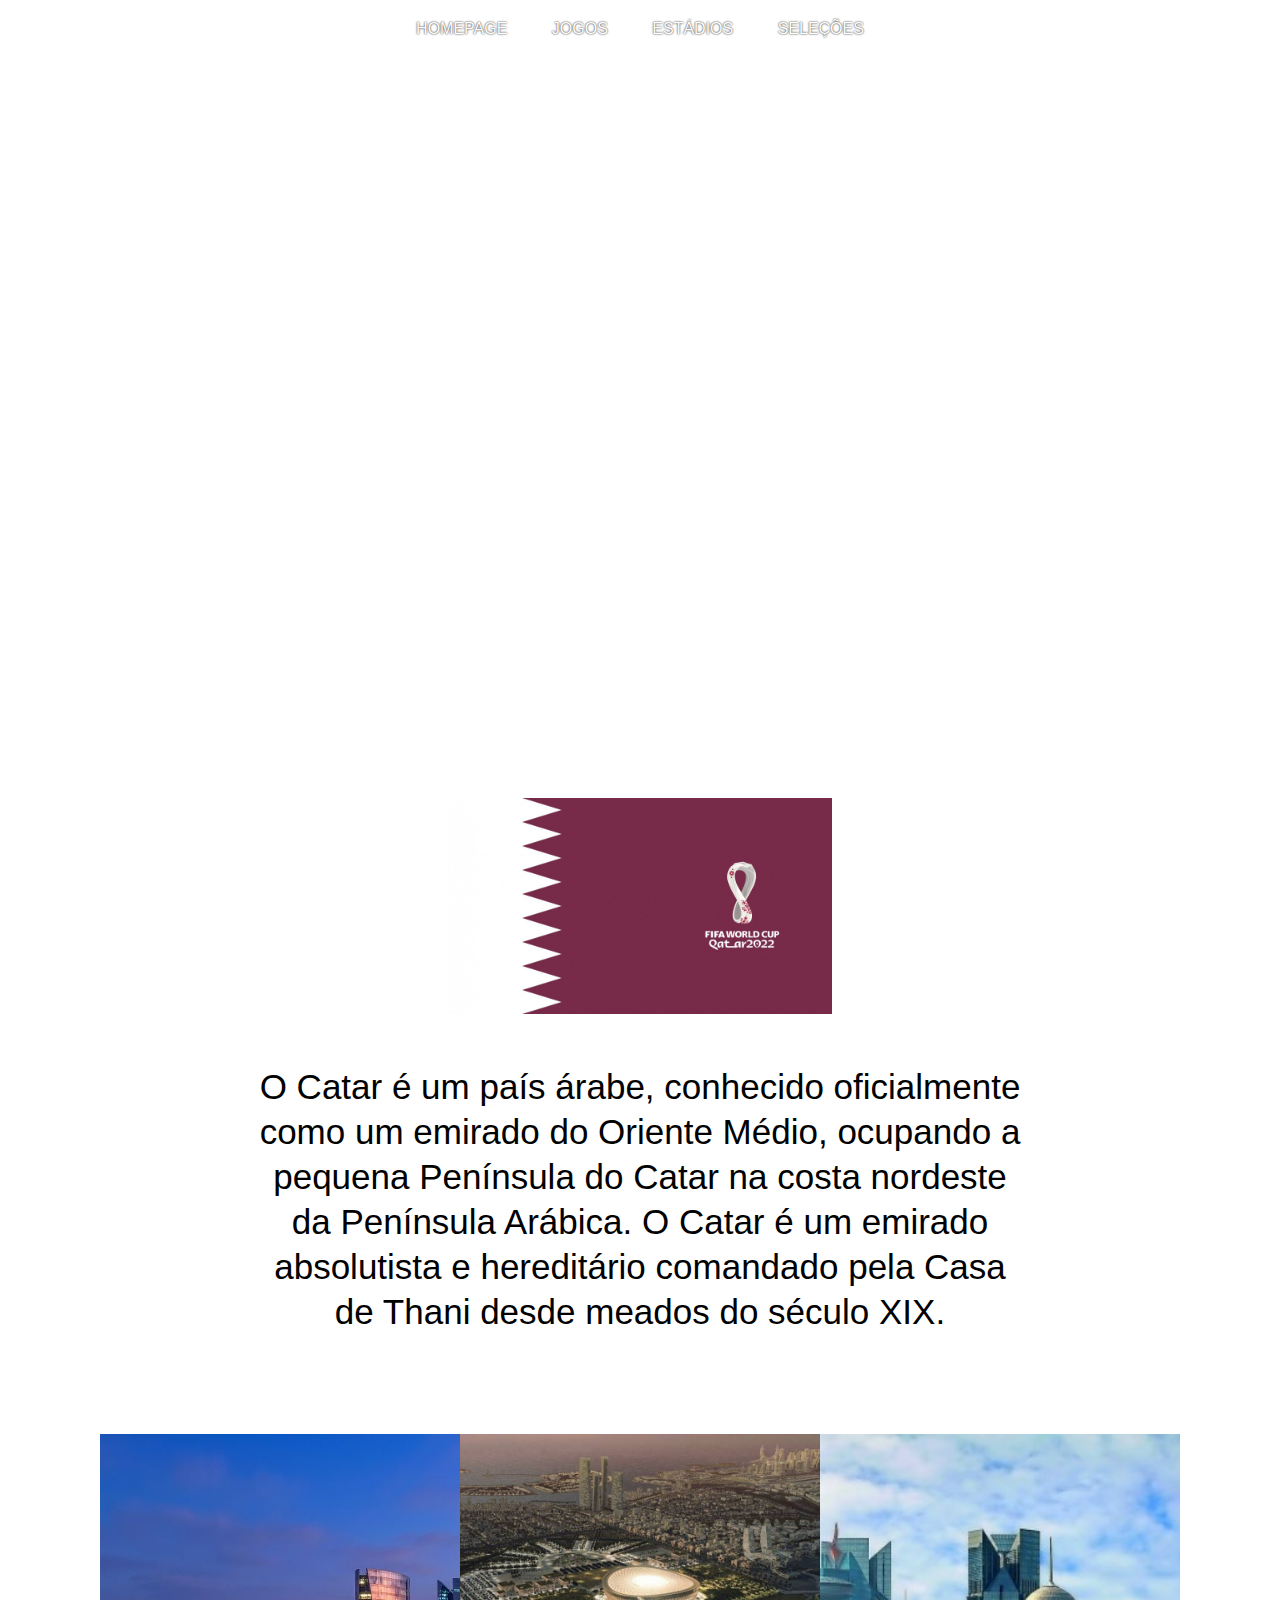
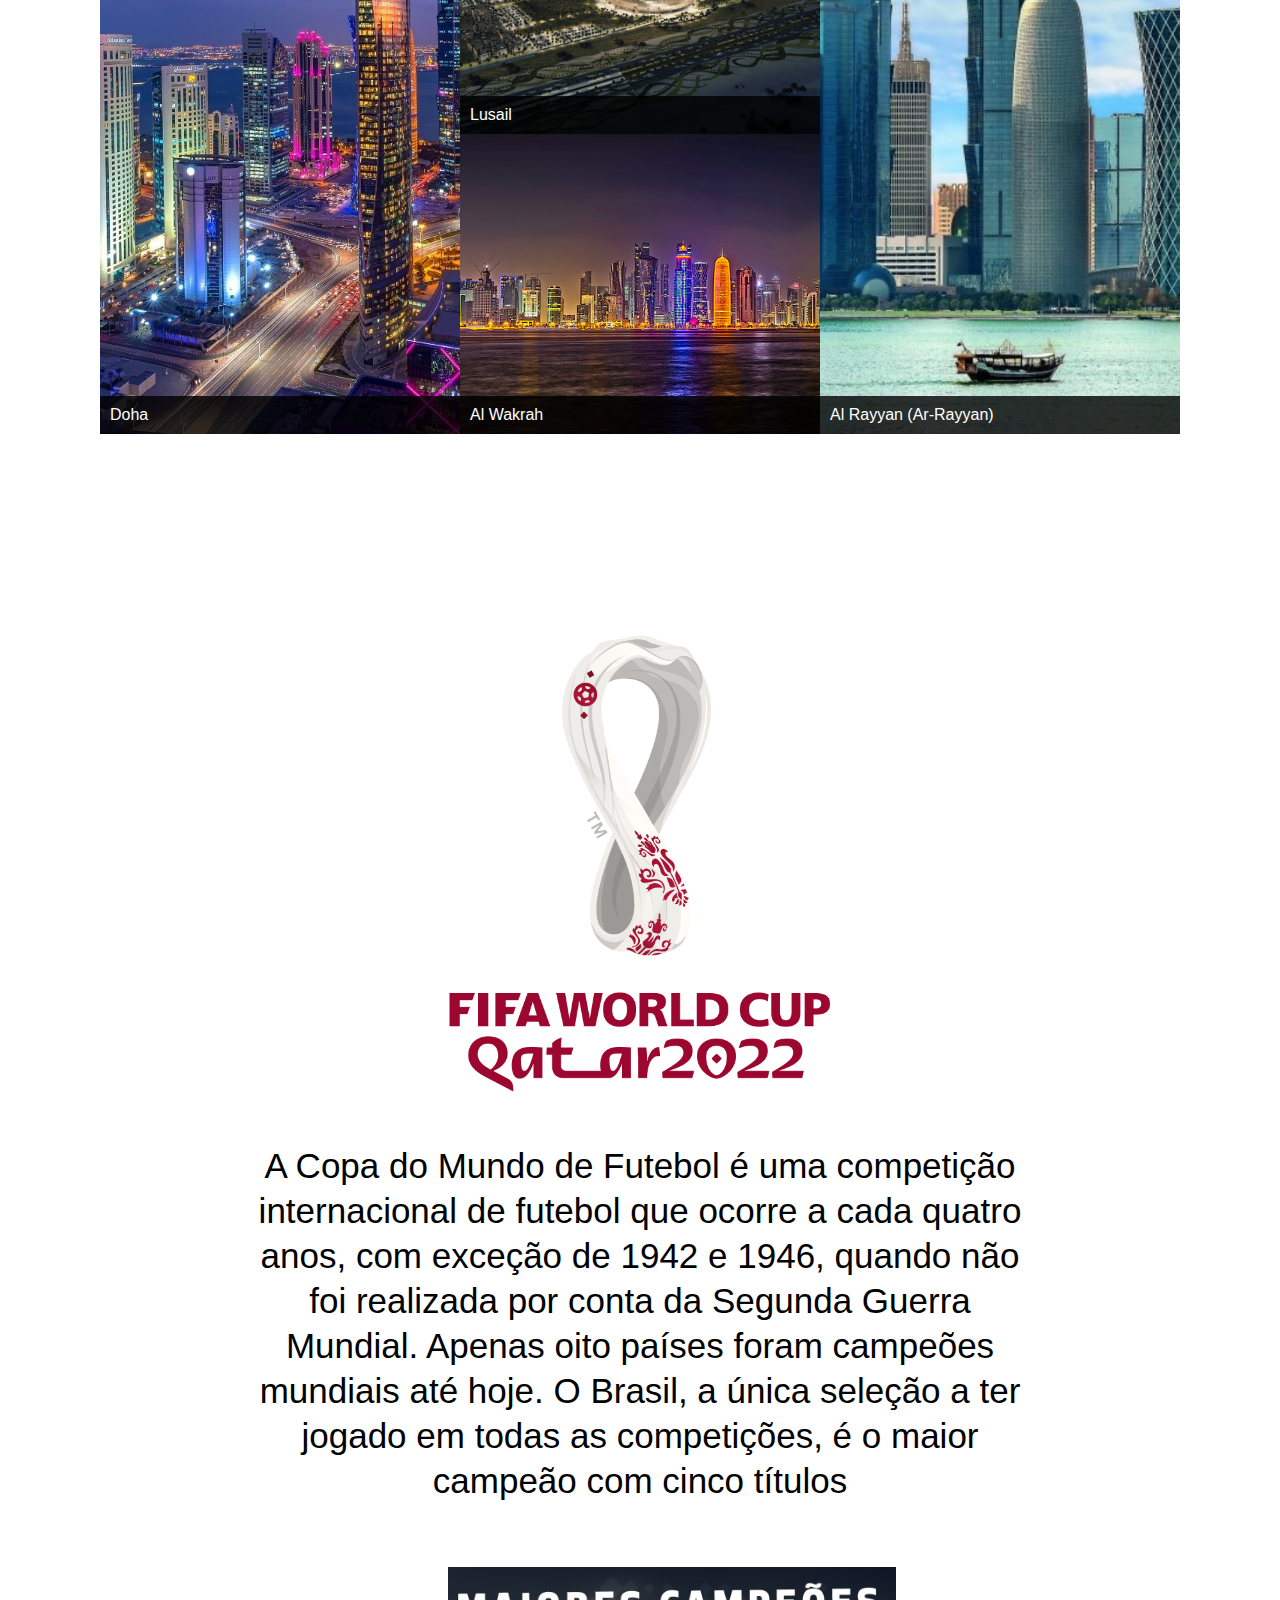
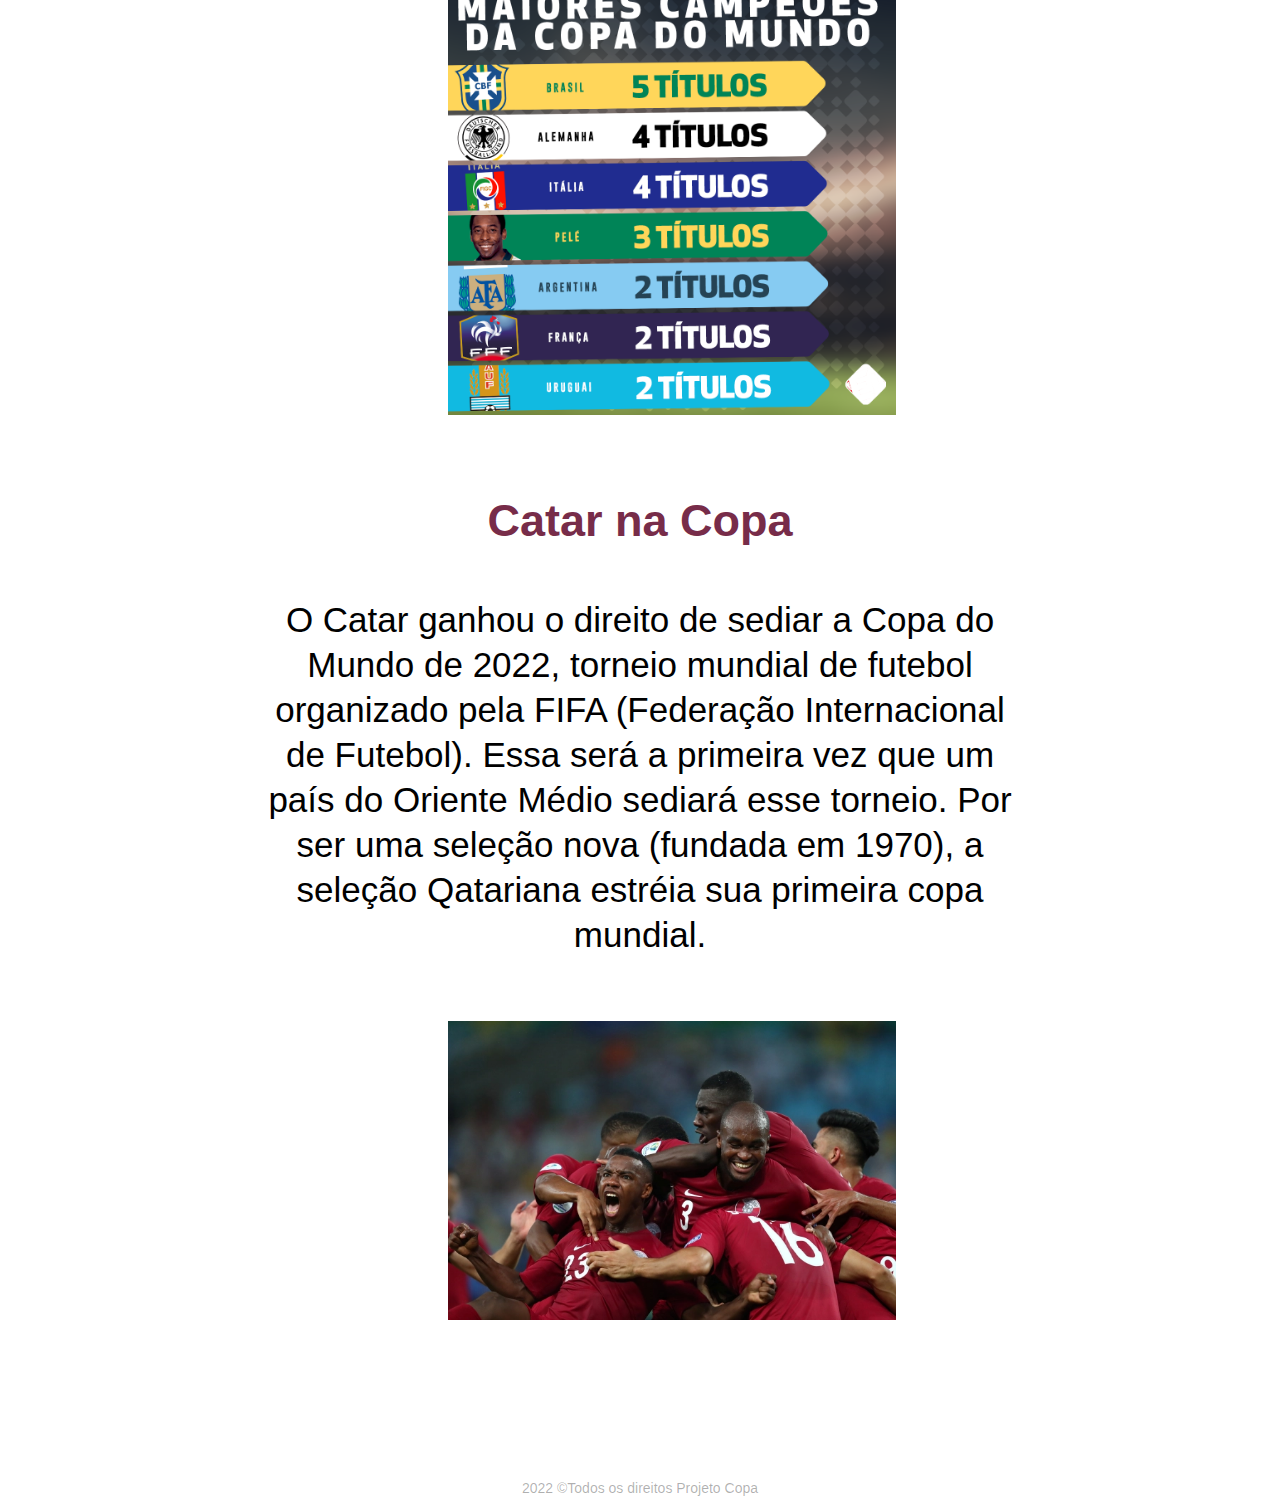
<file: index.html>
<!DOCTYPE html>
<html lang="en">

<head>
    <meta charset="UTF-8">
    <meta http-equiv="X-UA-Compatible" content="IE=edge">
    <meta name="viewport" content="width=device-width, initial-scale=1.0">
    <link rel="stylesheet" href="css/style.css">
    <title>Projeto Copa</title>
</head>

<body>
    <!-- HEADER-->
    <header>
        <nav class="menu" id="menu_horizontal">
            <ul>
                <li>
                    <a href="index.html">HOMEPAGE</a>
                </li>
                <li>
                    <a href="partidas.html">JOGOS</a>
                </li>
                <li>
                    <a href="estadios.html">ESTÁDIOS</a>
                </li>
                <li>
                    <a href="#">SELEÇÕES</a>
                    <ul class="sub-menu-grupos">
                        <a href="selecoes/brasil.html"> BRASIL</a>
                        <a href="selecoes/camaroes.html"> CAMARÕES</a>
                        <a href="selecoes/coreia.html"> CORÉIA DO SUL</a>
                        <a href="selecoes/gana.html"> GANA</a>
                        <a href="selecoes/holanda.html"> HOLANDA</a>
                        <a href="selecoes/japao.html"> JAPÃO</a>
                        <a href="selecoes/marrocos.html"> MARROCOS</a>
                        <a href="selecoes/senegal.html"> SENEGAL</a>
                    </ul>
                </li>
            </ul>
        </nav>
        <video class="video_intro" autoplay="" muted="" loop="" playsinline="" preload="none">
            <source type="video/mp4"
                src="https://www.qatar2022.qa/sites/default/files/2022-09/Lusail-super-cup-local-19x6.mp4">
        </video>
    </header>
    <section class="content">
        <div class="qatar-flag">
            <img src="assets/qatar-flag.jpeg" alt="Bandeira do Catar">
        </div>
        <p class="texto-qatar">
            O Catar é um país árabe, conhecido oficialmente como um emirado do Oriente Médio, ocupando a pequena Península do Catar na costa nordeste da Península Arábica.

            O Catar é um emirado absolutista e hereditário comandado pela Casa de Thani desde meados do século XIX. 
        </p>
        <div class="mosaico">
            <div class="item-mosaico w-2 h-2">
                <img src="assets/Qatar.jpeg" alt="" class="img-mosaico">
                <span class="title-mosaico">
                    Doha
                    <p>Doha, capital do Catar, um país peninsular do Golfo Pérsico, é uma cidade moderna na Baía de Doha.<br>
                    Área: 132 km²<br>
                    População: 2,382 milhões (2018)</p>
                </span>
            </div>
            <div class="item-mosaico w-2 h-1">
                <img src="assets/lusail.jpeg" alt="" class="img-mosaico">
                <span class="title-mosaico">
                    Lusail
                    <p>Lusail é cidade no município de Al Daayen no Catar, e está situada na costa norte, a 24 km do centro da capital Doha.<br>
                    Área: 38 km²<br>
                    Esperado que seja capaz de acomodar até 250 mil habitantes</p>
                </span>
            </div>
            <div class="item-mosaico w-2 h-2">
                <img src="assets/alrayyan.jpeg" alt="" class="img-mosaico">
                <span class="title-mosaico">
                    Al Rayyan (Ar-Rayyan)
                    <p>Al-Rayyan é uma cidade do município de seu homônimo, Al Rayyan, no Catar. A cidade e seus subúrbios constituem o maior centro populacional do Catar fora de Doha. <br>
                    Área: 11,9 km².<br>
                    Pupulação: cerca de 500 mil habitantes.</p>
                </span>
            </div>
            <div class="item-mosaico w-2 h-1">
                <img src="assets/AlWakrah.jpeg" alt="" class="img-mosaico">
                <span class="title-mosaico">
                    Al Wakrah
                    <p>ADistante 17 km de Doha, Al Wakrah foi fundada em 1828 e era um dos pólos de extração de pérolas do Qatar até os anos 40, antes da descoberta do petróleo.<br>
                    Área: 75,8 km²<br>
                    População: 87.970 (2015)</p></p>
                </span>
            </div>
        </div>
        <div class="img-qatar">
            <img src="assets/qatar-logo.png" alt="Bandeira da Copa do Mundo 2022">
        </div>
        <p class="texto-qatar">
            A Copa do Mundo de Futebol é uma competição internacional de futebol que ocorre a cada quatro anos, com exceção de 1942 e 1946, quando não foi realizada por conta da Segunda Guerra Mundial.
            Apenas oito países foram campeões mundiais até hoje. O Brasil, a única seleção a ter jogado em todas as competições, é o maior campeão com cinco títulos
        </p>
        <div class="curiosidade">
            <img src="assets/curiosidade.png" alt="Curiosidade Copa do Mundo">
        </div>
        <div class="catar-na-copa">
            <h1>Catar na Copa</h1>
            <p class="texto-qatar">
                O Catar ganhou o direito de sediar a Copa do Mundo de 2022, torneio mundial de futebol organizado pela FIFA (Federação Internacional de Futebol). Essa será a primeira vez que um país do Oriente Médio sediará esse torneio.
                Por ser uma seleção nova (fundada em 1970), a seleção Qatariana estréia sua primeira copa mundial.
            </p>
            <div class="curiosidade">
                <img src="assets/qatariana.webp" alt="Seleção Qatariana">
            </div>
        </div>

    </section>
    <p class="fim">2022 &copy;Todos os direitos Projeto Copa</p>
</body>

</html>
</file>
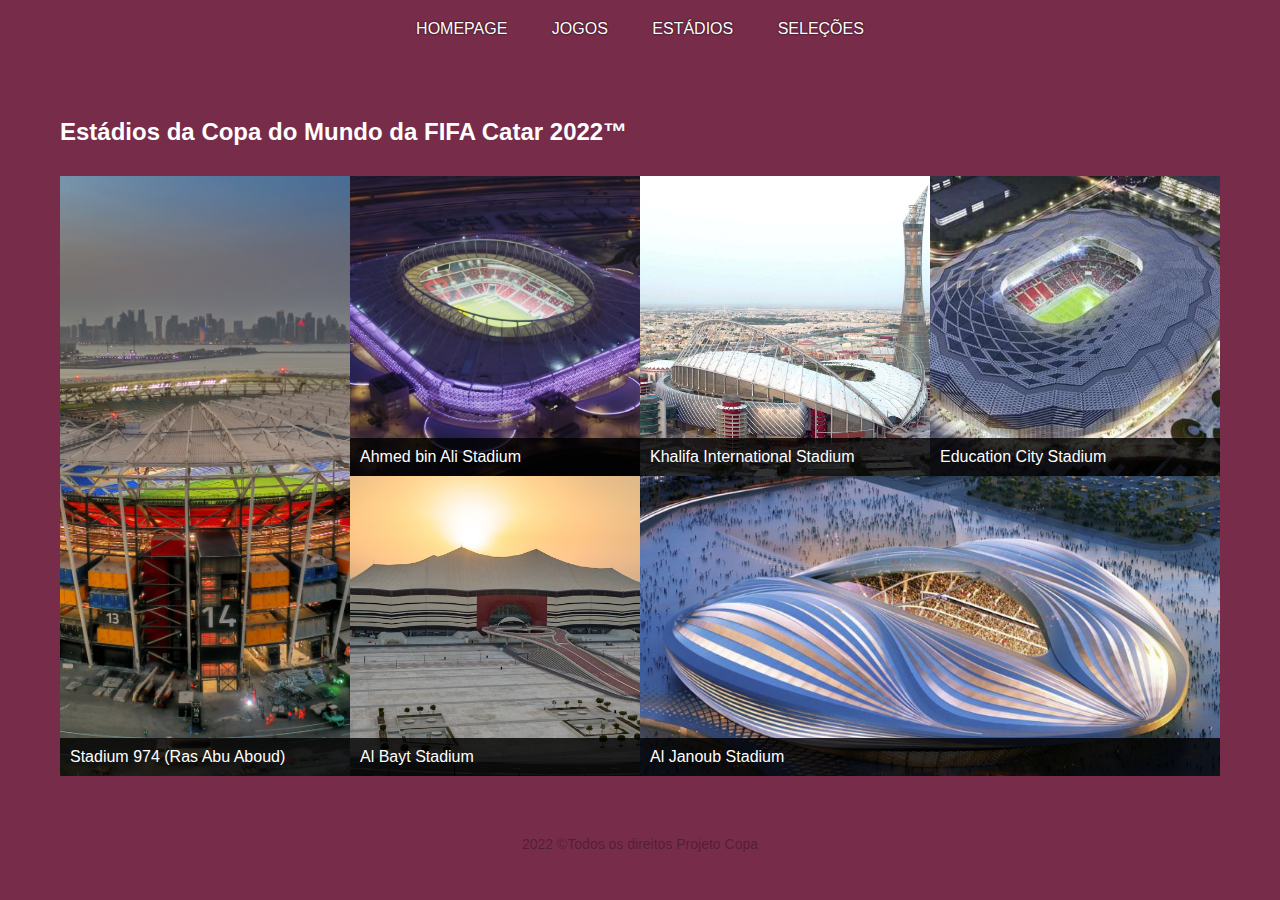
<file: estadios.html>
<!DOCTYPE html>
<html lang="pt-BR">
<head>
    <meta charset="UTF-8">
    <meta http-equiv="X-UA-Compatible" content="IE=edge">
    <meta name="viewport" content="width=device-width, initial-scale=1.0">
    <link rel="stylesheet" href="css/style.css">
    <title>Estádios</title>
</head>
<style>
    body {
        background-color: #772c49;
    }
</style>
<body>
    <!-- HEADER-->
        <nav class="menu" id="menu_horizontal">
            <ul>
                <li>
                    <a href="index.html">HOMEPAGE</a>
                </li>
                <li>
                    <a href="partidas.html">JOGOS</a>
                </li>
                <li>
                    <a href="estadios.html">ESTÁDIOS</a>
                </li>
                <li>
                    <a href="#">SELEÇÕES</a>
                    <ul class="sub-menu-grupos">
                        <a href="selecoes/brasil.html"> BRASIL</a>
                        <a href="selecoes/camaroes.html"> CAMARÕES</a>
                        <a href="selecoes/coreia.html"> CORÉIA DO SUL</a>
                        <a href="selecoes/gana.html"> GANA</a>
                        <a href="selecoes/holanda.html"> HOLANDA</a>
                        <a href="selecoes/japao.html"> JAPÃO</a>
                        <a href="selecoes/marrocos.html"> MARROCOS</a>
                        <a href="selecoes/senegal.html"> SENEGAL</a>
                    </ul>
                </li>
            </ul>
        </nav>
    <section class="box-estadios">
        <h2>Estádios da Copa do Mundo da FIFA Catar 2022™</h2>
        <div class="mosaico">
            <div class="item-mosaico w-2 h-2">
                <img src="assets/estadios/974.jpeg" alt="" class="img-mosaico">
                <span class="title-mosaico">
                    Stadium 974 (Ras Abu Aboud)
                    <p>Mais uma inovação. A arena é feita com contêineres divididos em módulos.<br>
                    Tem capacidade de 40.000 espectadores. Serão realizados 7 jogos pela copa.</p>
                </span>
            </div>
            <div class="item-mosaico w-2 h-1">
                <img src="assets/estadios/Ahmad_bin.jpeg" alt="" class="img-mosaico">
                <span class="title-mosaico">
                    Ahmed bin Ali Stadium
                    <p>Pronta desde o fim de 2020, a fachada do estádio incorpora diversos elementos da cultura árabe.<br>
                    Capacidade de 44.740 espectadores. Serão realizados 7 jogos pela copa.</p>
                </span>
            </div>
            <div class="item-mosaico w-2 h-1"">
                <img src="assets/estadios/Khalifa.jpeg" alt="" class="img-mosaico">
                <span class="title-mosaico">
                    Khalifa International Stadium
                    <p>Inaugurado em 1976 é um estádio multi-uso localizado em Doha. <br>
                    Tem capacidade de 45.416. Serão realizados 8 jogos pela copa.</p>
                </span>
            </div>
            <div class="item-mosaico w-2 h-1">
                <img src="assets/estadios/Education-City.jpeg" alt="" class="img-mosaico">
                <span class="title-mosaico">
                    Education City Stadium
                    <p>Ao redor da área estão localizadas as principais universidades do país. A região é vista como catalisadora do desenvolvimento social e humano <br>
                    Com capacidade de 40.000, serão realizados 8 jogos.</p>
                </span>
            </div>
            <div class="item-mosaico w-2 h-1">
                <img src="assets/estadios/Al-Bayt.jpeg" alt="" class="img-mosaico">
                <span class="title-mosaico">
                    Al Bayt Stadium
                    <p>Com capacidade de 60.000 espectadores, o estádio foi corretamente escolhido para abertura da Copa do Mundo de 2022.<br>
                    Serão realizados 9 jogos no Al Bayt.</p>
                </span>
            </div>
            <div class="item-mosaico w-4 h-1">
                <img src="assets/estadios/al-janoub.jpeg" alt="" class="img-mosaico">
                <span class="title-mosaico">
                    Al Janoub Stadium
                    <p>Inaugurado em 2019, o Al Janoub fica em uma das áreas habitadas há mais tempo no país. Seu formato tem inspiração dhow, tipo de barco de pesca muito comum na região. <br>
                    Capacidade para 40.000 espectadores. Serão 7 jogos realizados na copa.</p>
                </span>
            </div>
            <!--
            <div class="item-mosaico w-1 h-1">
                <img src="assets/estadios/Khalifa.jpeg" alt="" class="img-mosaico">
                <span class="title-mosaico">
                    Imagem 8
                </span>
            </div> -->
        </div>
    </section>
    <p class="fim">2022 &copy;Todos os direitos Projeto Copa</p>
</body>
</html>
</file>
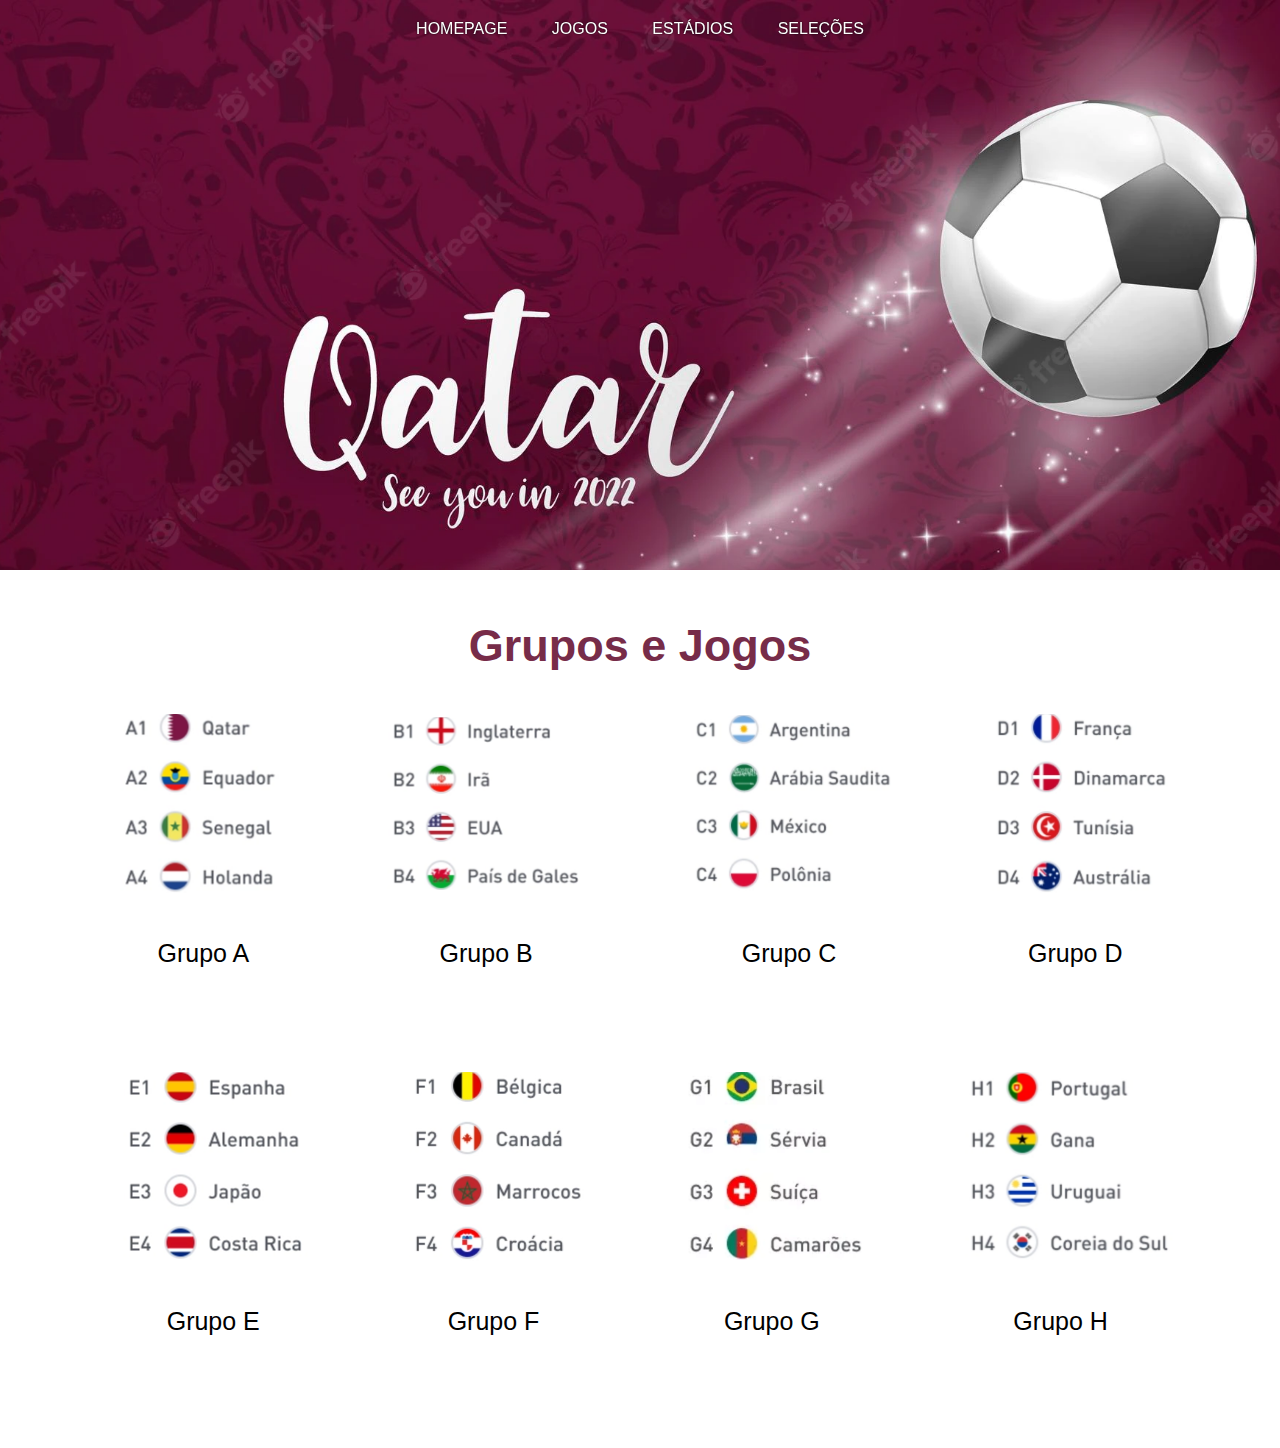
<file: partidas.html>
<!DOCTYPE html>
<html lang="en">

<head>
    <meta charset="UTF-8">
    <meta http-equiv="X-UA-Compatible" content="IE=edge">
    <meta name="viewport" content="width=device-width, initial-scale=1.0">
    <link rel="stylesheet" href="css/style.css">
    <title>Partidas</title>
</head>
<style>
    header {
        background: url(assets/fundo-partidas.webp) no-repeat;
    }

    #menu_horizontal li a:hover {
        background-color: rgba(221, 39, 151, 0.772);
    }
</style>

<body>
    <!-- HEADER-->
    <header class="header-partidas">
        <nav class="menu" id="menu_horizontal">
            <ul>
                <li>
                    <a href="index.html">HOMEPAGE</a>
                </li>
                <li>
                    <a href="partidas.html">JOGOS</a>
                </li>
                <li>
                    <a href="estadios.html">ESTÁDIOS</a>
                </li>
                <li>
                    <a href="#">SELEÇÕES</a>
                    <ul class="sub-menu-grupos">
                        <a href="selecoes/brasil.html"> BRASIL</a>
                        <a href="selecoes/camaroes.html"> CAMARÕES</a>
                        <a href="selecoes/coreia.html"> CORÉIA DO SUL</a>
                        <a href="selecoes/gana.html"> GANA</a>
                        <a href="selecoes/holanda.html"> HOLANDA</a>
                        <a href="selecoes/japao.html"> JAPÃO</a>
                        <a href="selecoes/marrocos.html"> MARROCOS</a>
                        <a href="selecoes/senegal.html"> SENEGAL</a>
                    </ul>
                </li>
            </ul>
        </nav>
    </header>
    <section class="jogos-2022">
        <div class="firts-table">
            <h1 class="h1-jogos">Grupos e Jogos</h1>
            <table>
                <tr>
                    <td><img class="tabela" src="grupoA/participantesA.png" alt="Grupo A"></td>
                    <td><img class="tabela" src="grupoB/participantesB.png" alt="Grupo B"></td>
                    <td><img class="tabela" src="grupoC/participantesC.png" alt="Grupo C"></td>
                    <td><img class="tabela" src="grupoD/participantesD.png" alt="Grupo D"></td>
                </tr>
                <tr>
                    <td><a href="#abrirModal">Grupo A</a></td>
                    <td><a href="#abrirModal-b">Grupo B</a></td>
                    <td><a href="#abrirModal-c">Grupo C</a></td>
                    <td><a href="#abrirModal-d">Grupo D</a></td>
                </tr>
            </table>
            <table>
                <tr>
                    <td><img class="tabela" src="grupoE/participantesE.png" alt="Grupo E"></td>
                    <td><img class="tabela" src="grupoF/participantesF.png" alt="Grupo F"></td>
                    <td><img class="tabela" src="grupoG/participantesG.png" alt="Grupo G"></td>
                    <td><img class="tabela" src="grupoH/participantesH.png" alt="Grupo H"></td>
                </tr>
                <tr>
                    <td><a href="#abrirModal-e">Grupo E</a></td>
                    <td><a href="#abrirModal-f">Grupo F</a></td>
                    <td><a href="#abrirModal-g">Grupo G</a></td>
                    <td><a href="#abrirModal-h">Grupo H</a></td>
                </tr>
            </table>
        </div>
        <div id="abrirModal" class="modal">
            <div>
            <a href="#fechar" title="Fechar" class="fechar">x</a>
            <h2> Grupo A</h2>
            <h3>1ª rodada | Domingo (20/11)</h3>
            <table>
                <tr>
                    <td>Senegal</td>
                    <td><img class="logo-paises" src="grupoA/senegal.png" alt="Logo Senegal"></td>
                    <td>x</td>
                    <td><img class="logo-paises" src="grupoA/holanda.png" alt="Logo Holanda"></td>
                    <td>Holanda</td>
                    <td>13h, Al Thumama</td>
                </tr>
                <tr>
                    <td>Catar</td>
                    <td><img class="logo-paises" src="grupoA/catar.png" alt="Logo Catar"></td>
                    <td>x</td>
                    <td><img class="logo-paises" src="grupoA/equador.png" alt="Logo Equador"></td>
                    <td>Equador</td>
                    <td>13h, Al Bayt</td>
                </tr>
            </table>

            <h3>2ª rodada | Sexta-feira (25/11)</h3>
            <table>
                <tr>
                    <td>Senegal</td>
                    <td><img class="logo-paises" src="grupoA/senegal.png" alt="Logo Senegal"></td>
                    <td>x</td>
                    <td><img class="logo-paises" src="grupoA/catar.png" alt="Logo Catar"></td>
                    <td>Catar</td>
                    <td>10h, Al Thumama</td>
                </tr>
                <tr>
                    <td>Holanda</td>
                    <td><img class="logo-paises" src="grupoA/holanda.png" alt="Logo Holanda"></td>
                    <td>x</td>
                    <td><img class="logo-paises" src="grupoA/equador.png" alt="Logo Equador"></td>
                    <td>Equador</td>
                    <td>13h, Al Khalifa</td>
                </tr>
            </table>

            <h3>3ª rodada | Terça-feira (29/11)</h3>
            <table>
                <td>Catar</td>
                <td><img class="logo-paises" src="grupoA/catar.png" alt="Logo Catar"></td>
                <td>x</td>
                <td><img class="logo-paises" src="grupoA/holanda.png" alt="Logo Holanda"></td>
                <td>Holanda</td>
                <td>10h, Al Thumama</td>
                </tr>
                <tr>
                    <td>Senegal</td>
                    <td><img class="logo-paises" src="grupoA/senegal.png" alt="Logo Senegal"></td>
                    <td>x</td>
                    <td><img class="logo-paises" src="grupoA/equador.png" alt="Logo Equador"></td>
                    <td>Equador</td>
                    <td>13h, Al Khalifa</td>
                </tr>
            </table>
        </div>
        </div>
        <div id="abrirModal-b" class="modal">
            <div>
            <a href="#fechar" title="Fechar" class="fechar">x</a>
            <h2>Grupo B</h2>
            <h3>1ª rodada | Segunda-feira (21/11)</h3>
            <table>
                <tr>
                    <td>Inglaterra</td>
                    <td><img class="logo-paises" src="grupoB/inglaterra.png" alt="Logo Inglaterra"></td>
                    <td>x</td>
                    <td><img class="logo-paises" src="grupoB/ira.png" alt="Logo Irã"></td>
                    <td>Irã</td>
                    <td>10h, Al Khalifa</td>
                </tr>
                <tr>
                    <td>Estados Unidos</td>
                    <td><img class="logo-paises" src="grupoB/eua.png" alt="Logo Estados Unidos"></td>
                    <td>x</td>
                    <td><img class="logo-paises" src="grupoB/gales.png" alt="Logo Irã"></td>
                    <td>País de Gales</td>
                    <td>16h, Al Rayyan</td>
                </tr>
            </table>

            <h3>2ª rodada | Sexta-feira (25/11)</h3>
            <table>
                <tr>
                    <td>País de Gales</td>
                    <td><img class="logo-paises" src="grupoB/gales.png" alt="Logo País de Gales"></td>
                    <td>x</td>
                    <td><img class="logo-paises" src="grupoB/ira.png" alt="Logo Irã"></td>
                    <td>Irã</td>
                    <td>07h, Al Rayyan</td>
                </tr>
                <tr>
                    <td>Inglaterra</td>
                    <td><img class="logo-paises" src="grupoB/inglaterra.png" alt="Logo Inglaterra"></td>
                    <td>x</td>
                    <td><img class="logo-paises" src="grupoB/eua.png" alt="Logo Irã"></td>
                    <td>Estados Unidos</td>
                    <td>16h, Al Bayt</td>
                </tr>
            </table>

            <h3>3ª rodada | Terça-feira (29/11)</h3>
            <table>
                <tr>
                    <td>Irã</td>
                    <td><img class="logo-paises" src="grupoB/ira.png" alt="Logo Irã"></td>
                    <td>x</td>
                    <td><img class="logo-paises" src="grupoB/eua.png" alt="Logo Estados Unidos"></td>
                    <td>Estados Unidos</td>
                    <td>16h, Al Thumama</td>
                </tr>
                <tr>
                    <td>País de Gales</td>
                    <td><img class="logo-paises" src="grupoB/gales.png" alt="Logo País de Gales"></td>
                    <td>x</td>
                    <td><img class="logo-paises" src="grupoB/inglaterra.png" alt="Logo Inglaterra"></td>
                    <td>Inglaterra</td>
                    <td>16h, Al Rayyan</td>
                </tr>
            </table>
            </div>
        </div>
        <div id="abrirModal-c" class="modal">
            <div>
            <a href="#fechar" title="Fechar" class="fechar">x</a>
            <h2>Grupo C</h2>
            <h3>1ª rodada | Terça-feira (22/11)</h3>
            <table>
                <tr>
                    <td>Argentina</td>
                    <td><img class="logo-paises" src="grupoC/argentina.png" alt="Logo Argentina"></td>
                    <td>x</td>
                    <td><img class="logo-paises" src="grupoC/arabia.png" alt="Logo Arábia Saudita"></td>
                    <td>Arábia Saudita</td>
                    <td>07h, Nacional de Lusail</td>
                </tr>
                <tr>
                    <td>México</td>
                    <td><img class="logo-paises" src="grupoC/mexico.png" alt="Logo México"></td>
                    <td>x</td>
                    <td><img class="logo-paises" src="grupoC/polonia.png" alt="Logo Polônia"></td>
                    <td>Polônia</td>
                    <td>13h, Porto de Doha</td>
                </tr>
            </table>

            <h3>2ª rodada | Sábado (26/11)</h3>
            <table>
                <tr>
                    <td>Polônia</td>
                    <td><img class="logo-paises" src="grupoC/polonia.png" alt="Logo Polônia"></td>
                    <td>x</td>
                    <td><img class="logo-paises" src="grupoC/arabia.png" alt="Logo Arábia Saudita"></td>
                    <td>Arábia Saudita</td>
                    <td>10h, Cidade da Educação</td>
                </tr>
                <tr>
                    <td>Argentina</td>
                    <td><img class="logo-paises" src="grupoC/argentina.png" alt="Logo Argentina"></td>
                    <td>x</td>
                    <td><img class="logo-paises" src="grupoC/mexico.png" alt="Logo México"></td>
                    <td>México</td>
                    <td>16h, Nacional de Lusail</td>
                </tr>
            </table>

            <h3>3ª rodada | Quarta-feira (30/11)</h3>
            <table>
                <tr>
                    <td>Polônia</td>
                    <td><img class="logo-paises" src="grupoC/polonia.png" alt="Logo Polônia"></td>
                    <td>x</td>
                    <td><img class="logo-paises" src="grupoC/argentina.png" alt="Logo Argentina"></td>
                    <td>Argentina</td>
                    <td>16h, Porto de Doha</td>
                </tr>
                <tr>
                    <td>Arábia Saudita</td>
                    <td><img class="logo-paises" src="grupoC/arabia.png" alt="Logo Arábia Saudita"></td>
                    <td>x</td>
                    <td><img class="logo-paises" src="grupoC/mexico.png" alt="Logo México"></td>
                    <td>México</td>
                    <td>16h, Nacional de Lusail</td>
                </tr>
            </table>
            </div>
        </div>
        <div id="abrirModal-d" class="modal">
            <div>
            <a href="#fechar" title="Fechar" class="fechar">x</a>
            <h2>Grupo D</h2>
            <h3>1ª rodada | Terça-feira (22/11)</h3>
            <table>
                <tr>
                    <td>Dinamarca</td>
                    <td><img class="logo-paises" src="grupoD/dinamarca.png" alt="Logo Dinamarca"></td>
                    <td>x</td>
                    <td><img class="logo-paises" src="grupoD/tunisia.png" alt="Logo Tunísia"></td>
                    <td>Tunísia</td>
                    <td>10h, Cidade da Educação</td>
                </tr>
                <tr>
                    <td>França</td>
                    <td><img class="logo-paises" src="grupoD/franca.png" alt="Logo França"></td>
                    <td>x</td>
                    <td><img class="logo-paises" src="grupoD/australia.png" alt="Logo Austrália"></td>
                    <td>Austrália</td>
                    <td>16h, Al Janoub</td>
                </tr>
            </table>

            <h3>2ª rodada | Sábado (26/11)</h3>
            <table>
                <tr>
                    <td>Tunísia</td>
                    <td><img class="logo-paises" src="grupoD/tunisia.png" alt="Logo Tunísia"></td>
                    <td>x</td>
                    <td><img class="logo-paises" src="grupoD/australia.png" alt="Logo Austrália"></td>
                    <td>Austrália</td>
                    <td>07h, Al Janoub</td>
                </tr>
                <tr>
                    <td>França</td>
                    <td><img class="logo-paises" src="grupoD/franca.png" alt="Logo França"></td>
                    <td>x</td>
                    <td><img class="logo-paises" src="grupoD/dinamarca.png" alt="Logo Dinamarca"></td>
                    <td>Dinamarca</td>
                    <td>13h, Porto de Doha</td>
                </tr>
            </table>

            <h3>3ª rodada | Quarta-feira (30/11)</h3>
            <table>
                <tr>
                    <td>Tunísia</td>
                    <td><img class="logo-paises" src="grupoD/tunisia.png" alt="Logo Tunísia"></td>
                    <td>x</td>
                    <td><img class="logo-paises" src="grupoD/franca.png" alt="Logo França"></td>
                    <td>França</td>
                    <td>12h, Cidade da Educação</td>
                </tr>
                <tr>
                    <td>Austrália</td>
                    <td><img class="logo-paises" src="grupoD/australia.png" alt="Logo Austrália"></td>
                    <td>x</td>
                    <td><img class="logo-paises" src="grupoD/dinamarca.png" alt="Logo Dinamarca"></td>
                    <td>Dinamarca</td>
                    <td>12h, Al Janoub</td>
                </tr>
            </table>
            </div>
        </div>

        <div id="abrirModal-e" class="modal">
            <div>
            <a href="#fechar" title="Fechar" class="fechar">x</a>
            <h2>Grupo E</h2>
            <h3>1ª rodada | Quarta-feira (23/11)</h3>
            <table>
                <tr>
                    <td>Alemanha</td>
                    <td><img class="logo-paises" src="grupoE/alemanha.png" alt="Logo Alemanha"></td>
                    <td>x</td>
                    <td><img class="logo-paises" src="grupoE/japao.png" alt="Logo Japão"></td>
                    <td>Japão</td>
                    <td>10h, Al Khalifa</td>
                </tr>
                <tr>
                    <td>Espanha</td>
                    <td><img class="logo-paises" src="grupoE/espanha.png" alt="Logo Espanha"></td>
                    <td>x</td>
                    <td><img class="logo-paises" src="grupoE/costarica.png" alt="Logo Costa Rica"></td>
                    <td>Costa Rica</td>
                    <td>13h, Al Thumama</td>
                </tr>
            </table>

            <h3>2ª rodada | Domingo (27/11)</h3>
            <table>
                <tr>
                    <td>Japão</td>
                    <td><img class="logo-paises" src="grupoE/japao.png" alt="Logo Japão"></td>
                    <td>x</td>
                    <td><img class="logo-paises" src="grupoE/costarica.png" alt="Logo Costa Rica"></td>
                    <td>Costa Rica</td>
                    <td>07h, Al Rayyan</td>
                </tr>
                <tr>
                    <td>Espanha</td>
                    <td><img class="logo-paises" src="grupoE/espanha.png" alt="Logo Espanha"></td>
                    <td>x</td>
                    <td><img class="logo-paises" src="grupoE/alemanha.png" alt="Logo Alemanha"></td>
                    <td>Alemanha</td>
                    <td>16h, Al Bayt</td>
                </tr>
            </table>

            <h3>3ª rodada | Quinta-feira (01/12)</h3>
            <table>
                <tr>
                    <td>Japão</td>
                    <td><img class="logo-paises" src="grupoE/japao.png" alt="Logo Japão"></td>
                    <td>x</td>
                    <td><img class="logo-paises" src="grupoE/espanha.png" alt="Logo Espanha"></td>
                    <td>Espanha</td>
                    <td>16h, Al Khalifa</td>
                </tr>
                <tr>
                    <td>Costa Rica</td>
                    <td><img class="logo-paises" src="grupoE/costarica.png" alt="Logo Costa Rica"></td>
                    <td>x</td>
                    <td><img class="logo-paises" src="grupoE/alemanha.png" alt="Logo Alemanha"></td>
                    <td>Alemanha</td>
                    <td>16h, Al Bayt</td>
                </tr>
            </table>
            </div>
        </div>

        <div id="abrirModal-f" class="modal">
            <div>
            <a href="#fechar" title="Fechar" class="fechar">x</a>
            <h2>Grupo F</h2>
            <h3>1ª rodada | Quarta-feira (23/11)</h3>
            <table>
                <tr>
                    <td>Marrocos</td>
                    <td><img class="logo-paises" src="grupoF/marrocos.png" alt="Logo Marrocos"></td>
                    <td>x</td>
                    <td><img class="logo-paises" src="grupoF/croacia.png" alt="Logo Croácia"></td>
                    <td>Croácia</td>
                    <td>07h, Al Bayt</td>
                </tr>
                <tr>
                    <td>Bélgica</td>
                    <td><img class="logo-paises" src="grupoF/belgica.png" alt="Logo Bélgica"></td>
                    <td>x</td>
                    <td><img class="logo-paises" src="grupoF/canada.png" alt="Logo Canadá"></td>
                    <td>Canadá</td>
                    <td>16h, Al Rayyan</td>
                </tr>
            </table>

            <h3>2ª rodada | Domingo (27/11)</h3>
            <table>
                <tr>
                    <td>Bélgica</td>
                    <td><img class="logo-paises" src="grupoF/belgica.png" alt="Logo Bélgica"></td>
                    <td>x</td>
                    <td><img class="logo-paises" src="grupoF/marrocos.png" alt="Logo Marrocos"></td>
                    <td>Marrocos</td>
                    <td>10h, Al Thumama</td>
                </tr>
                <tr>
                    <td>Croácia</td>
                    <td><img class="logo-paises" src="grupoF/croacia.png" alt="Logo Croácia"></td>
                    <td>x</td>
                    <td><img class="logo-paises" src="grupoF/canada.png" alt="Logo Canadá"></td>
                    <td>Canadá</td>
                    <td>13h, Al Khalifa</td>
                </tr>
            </table>

            <h3>3ª rodada | Quinta-feira (01/12)</h3>
            <table>
                <tr>
                    <td>Croácia</td>
                    <td><img class="logo-paises" src="grupoF/croacia.png" alt="Logo Croácia"></td>
                    <td>x</td>
                    <td><img class="logo-paises" src="grupoF/belgica.png" alt="Logo Bélgica"></td>
                    <td>Bélgica</td>
                    <td>12h, Al Rayyan</td>
                </tr>
                <tr>
                    <td>Canadá</td>
                    <td><img class="logo-paises" src="grupoF/canada.png" alt="Logo Canadá"></td>
                    <td>x</td>
                    <td><img class="logo-paises" src="grupoF/marrocos.png" alt="Logo Marrocos"></td>
                    <td>Marrocos</td>
                    <td>12h, Al Thumama</td>
                </tr>
            </table>
            </div>
        </div>

        <div id="abrirModal-g" class="modal">
            <div>
            <a href="#fechar" title="Fechar" class="fechar">x</a>
            <h2>Grupo G</h2>
            <h3>1ª rodada | Quinta-feira (24/11)</h3>
            <table>
                <tr>
                    <td>Suíça</td>
                    <td><img class="logo-paises" src="grupoG/suica.png" alt="Logo Suiça"></td>
                    <td>x</td>
                    <td><img class="logo-paises" src="grupoG/camaroes.png" alt="Logo Camarões"></td>
                    <td>Camarões</td>
                    <td>07h, Al Janoub</td>
                </tr>
                <tr>
                    <td>Brasil</td>
                    <td><img class="logo-paises" src="grupoG/brasil.png" alt="Logo Brasil"></td>
                    <td>x</td>
                    <td><img class="logo-paises" src="grupoG/servia.png" alt="Logo Sérvia"></td>
                    <td>Sérvia</td>
                    <td>16h, Nacional de Lusail</td>
                </tr>
            </table>

            <h3>2ª rodada | Segunda-feira (28/11)</h3>
            <table>
                <tr>
                    <td>Camarões</td>
                    <td><img class="logo-paises" src="grupoG/camaroes.png" alt="Logo Camarões"></td>
                    <td>x</td>
                    <td><img class="logo-paises" src="grupoG/servia.png" alt="Logo Sérvia"></td>
                    <td>Sérvia</td>
                    <td>07h, Al Janoub</td>
                </tr>
                <tr>
                    <td>Brasil</td>
                    <td><img class="logo-paises" src="grupoG/brasil.png" alt="Logo Brasil"></td>
                    <td>x</td>
                    <td><img class="logo-paises" src="grupoG/suica.png" alt="Logo Suíça"></td>
                    <td>Suíça</td>
                    <td>13h, Porto de Doha</td>
                </tr>
            </table>

            <h3>3ª rodada | Sexta-feira (02/12)</h3>
            <table>
                <tr>
                    <td>Camarões</td>
                    <td><img class="logo-paises" src="grupoG/camaroes.png" alt="Logo Camarões"></td>
                    <td>x</td>
                    <td><img class="logo-paises" src="grupoG/brasil.png" alt="Logo Brasil"></td>
                    <td>Brasil</td>
                    <td>16h, Nacional de Lusail</td>
                </tr>
                <tr>
                    <td>Sérvia</td>
                    <td><img class="logo-paises" src="grupoG/servia.png" alt="Logo Sérvia"></td>
                    <td>x</td>
                    <td><img class="logo-paises" src="grupoG/suica.png" alt="Logo Suíça"></td>
                    <td>Suíça</td>
                    <td>16h, Porto de Doha</td>
                </tr>
            </table>
            </div>
        </div>

        <div id="abrirModal-h" class="modal">
            <div>
            <a href="#fechar" title="Fechar" class="fechar">x</a>
            <h2>Grupo H</h2>
            <h3>1ª rodada | Quinta-feira (24/11)</h3>
            <table>
                <tr>
                    <td>Uruguai</td>
                    <td><img class="logo-paises" src="grupoH/uruguai.png" alt="Logo Uruguai"></td>
                    <td>x</td>
                    <td><img class="logo-paises" src="grupoH/coreiadosul.png" alt="Logo Coréia do Sul"></td>
                    <td>Coréia do Sul</td>
                    <td>10h, Cidade da Educação</td>
                </tr>
                <tr>
                    <td>Portugal</td>
                    <td><img class="logo-paises" src="grupoH/portugal.png" alt="Logo Portugal"></td>
                    <td>x</td>
                    <td><img class="logo-paises" src="grupoH/gana.png" alt="Logo Gana"></td>
                    <td>Gana</td>
                    <td>13h, Porto de Doha</td>
                </tr>
            </table>

            <h3>2ª rodada | Segunda-feira (28/11)</h3>
            <table>
                <tr>
                    <td>Coréia do Sul</td>
                    <td><img class="logo-paises" src="grupoH/coreiadosul.png" alt="Logo Coréia do Sul"></td>
                    <td>x</td>
                    <td><img class="logo-paises" src="grupoH/gana.png" alt="Logo Gana"></td>
                    <td>Gana</td>
                    <td>10h, Cidade da Educação</td>
                </tr>
                <tr>
                    <td>Portugal</td>
                    <td><img class="logo-paises" src="grupoH/portugal.png" alt="Logo Portugal"></td>
                    <td>x</td>
                    <td><img class="logo-paises" src="grupoH/uruguai.png" alt="Logo Uruguai"></td>
                    <td>Uruguai</td>
                    <td>16h, Nacional de Lusail</td>
                </tr>
            </table>

            <h3>3ª rodada | Sexta-feira (02/12)</h3>
            <table>
                <tr>
                    <td>Coréia do Sul</td>
                    <td><img class="logo-paises" src="grupoH/coreiadosul.png" alt="Logo Coréia do Sul"></td>
                    <td>x</td>
                    <td><img class="logo-paises" src="grupoH/portugal.png" alt="Logo Portugal"></td>
                    <td>Portugal</td>
                    <td>12h, Cidade da Educação</td>
                </tr>
                <tr>
                    <td>Gana</td>
                    <td><img class="logo-paises" src="grupoH/gana.png" alt="Logo Gana"></td>
                    <td>x</td>
                    <td><img class="logo-paises" src="grupoH/uruguai.png" alt="Logo Uruguai"></td>
                    <td>Uruguai</td>
                    <td>12h, Al Janoub</td>
                </tr>
            </table>
            </div>
        </div>
    </section>
</body>

</html>
</file>
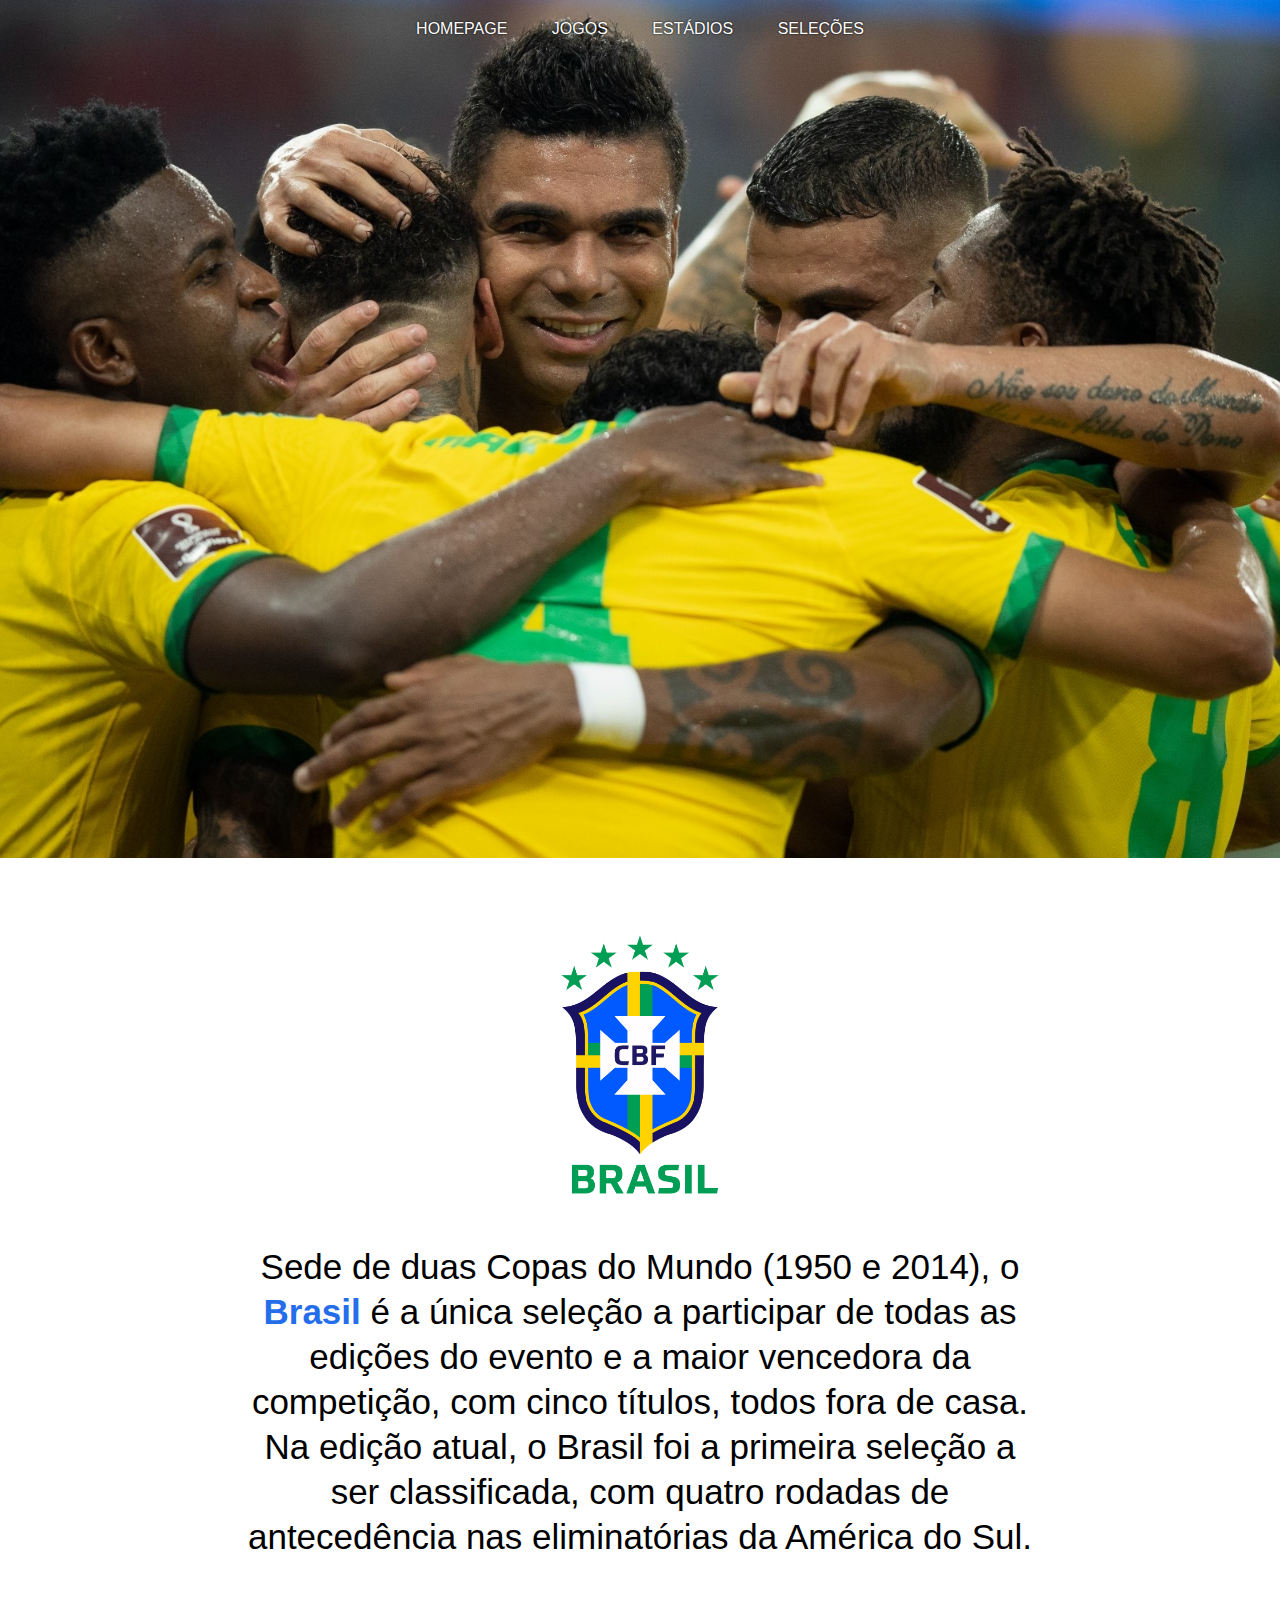
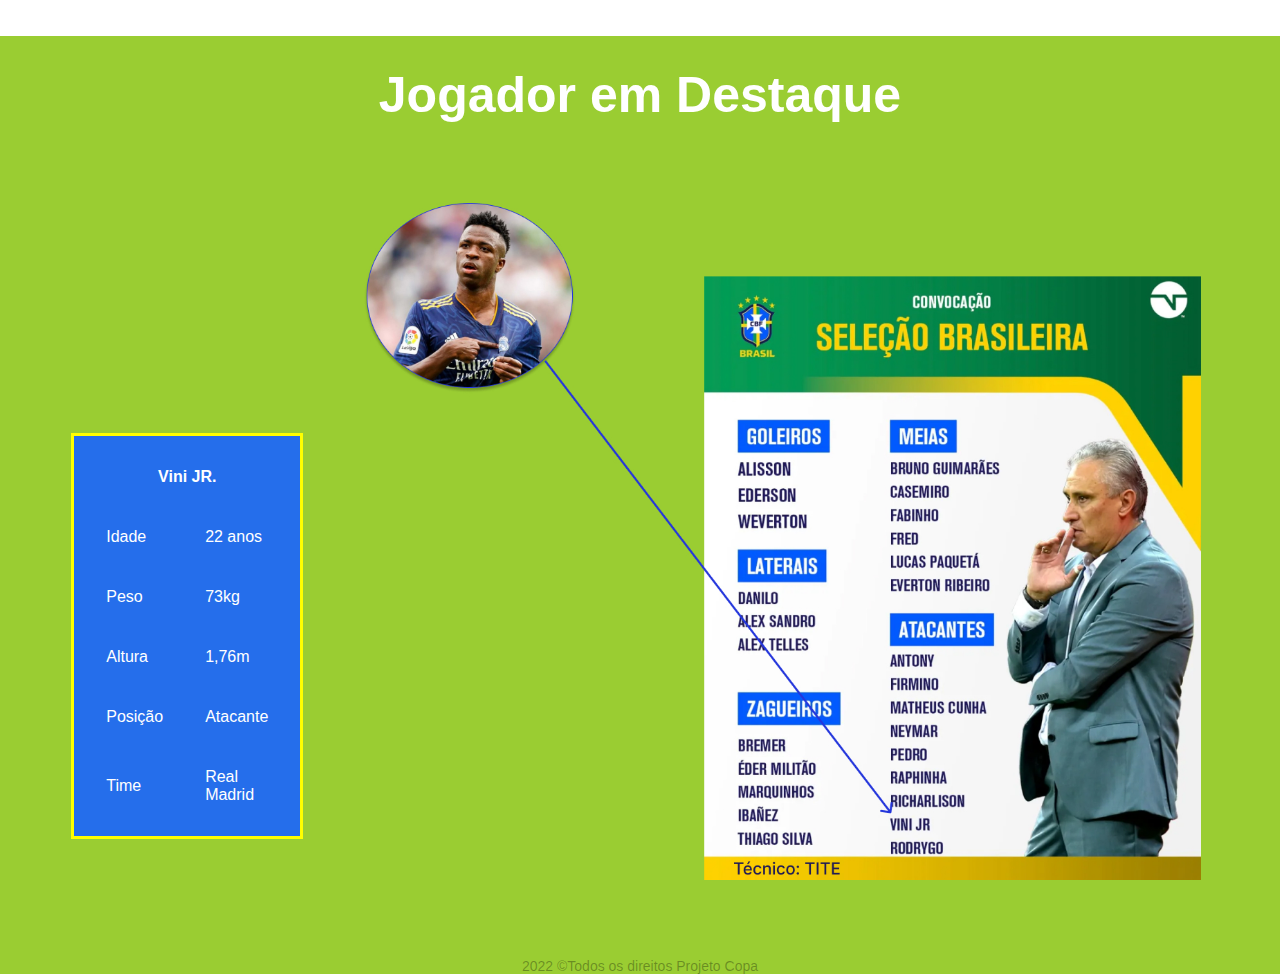
<file: selecoes/brasil.html>
<!DOCTYPE html>
<html lang="en">
<head>
    <meta charset="UTF-8">
    <meta http-equiv="X-UA-Compatible" content="IE=edge">
    <meta name="viewport" content="width=device-width, initial-scale=1.0">
    <link rel="stylesheet" href="../css/style.css">
    <title>Brasil</title>
</head>
<style>
 body{
    background: url(../assets/brasil/selecao-brasil.jpeg) no-repeat;
    background-color: #9acd32;
    background-position-x: -190px;
    background-size: 120%;
 }
 #menu_horizontal li a:hover {
    background-color: rgba(39, 69, 221, 0.772);
}
</style>
<body>
    <header>
        <nav class="menu" id="menu_horizontal">
            <ul>
                <li>
                    <a href="../index.html">HOMEPAGE</a>
                </li>
                <li>
                    <a href="../partidas.html">JOGOS</a>
                </li>
                <li>
                    <a href="../estadios.html">ESTÁDIOS</a>
                </li>
                <li>
                    <a href="#">SELEÇÕES</a>
                    <ul class="sub-menu-grupos">
                        <a href="#"> BRASIL</a>
                        <a href="camaroes.html"> CAMARÕES</a>
                        <a href="coreia.html"> CORÉIA DO SUL</a>
                        <a href="gana.html"> GANA</a>
                        <a href="holanda.html"> HOLANDA</a>
                        <a href="japao.html"> JAPÃO</a>
                        <a href="marrocos.html"> MARROCOS</a>
                        <a href="senegal.html"> SENEGAL</a>
                    </ul>
                </li>
            </ul>
        </nav>
    </header>
    <section class="box-main-selecao">
        <div class="container-main">
            <img class="img-simbolo" src="../assets/brasil/simbolo-confederacao.png" alt="">
            <p>
                Sede de duas Copas do Mundo (1950 e 2014), o <b class="brasil-b">Brasil</b> é a única seleção a participar de todas as edições do evento e a maior vencedora da competição, com cinco títulos, todos fora de casa. Na edição atual, o Brasil foi a primeira seleção a ser classificada, com quatro rodadas de antecedência nas eliminatórias da América do Sul.
            </p>
        </div>
    </section>
    <section class="box-main-brasil destaque">
        <h2>Jogador em Destaque</h2>
        <div class="container-main">
            <img class="img-destaque" src="../assets/brasil/destaque.png" alt="">
            <table>
                <tr>
                    <th colspan="2">Vini JR.</th>
                </tr>
                <tr>
                    <td>Idade</td>
                    <td>22 anos</td>
                </tr>
                <tr>
                    <td>Peso</td>
                    <td>73kg</td>
                </tr>
                <tr>
                    <td>Altura</td>
                    <td>1,76m</td>
                </tr>
                <tr>
                    <td>Posição</td>
                    <td>Atacante</td>
                </tr>
                <tr>
                    <td>Time</td>
                    <td>Real Madrid</td>
                </tr>
            </table>
        </div>
    </section>
    <footer>
        <div class="container-footer">
            
        </div>
    </footer>
    <p class="fim">2022 &copy;Todos os direitos Projeto Copa</p>
</body>
</html>
</file>
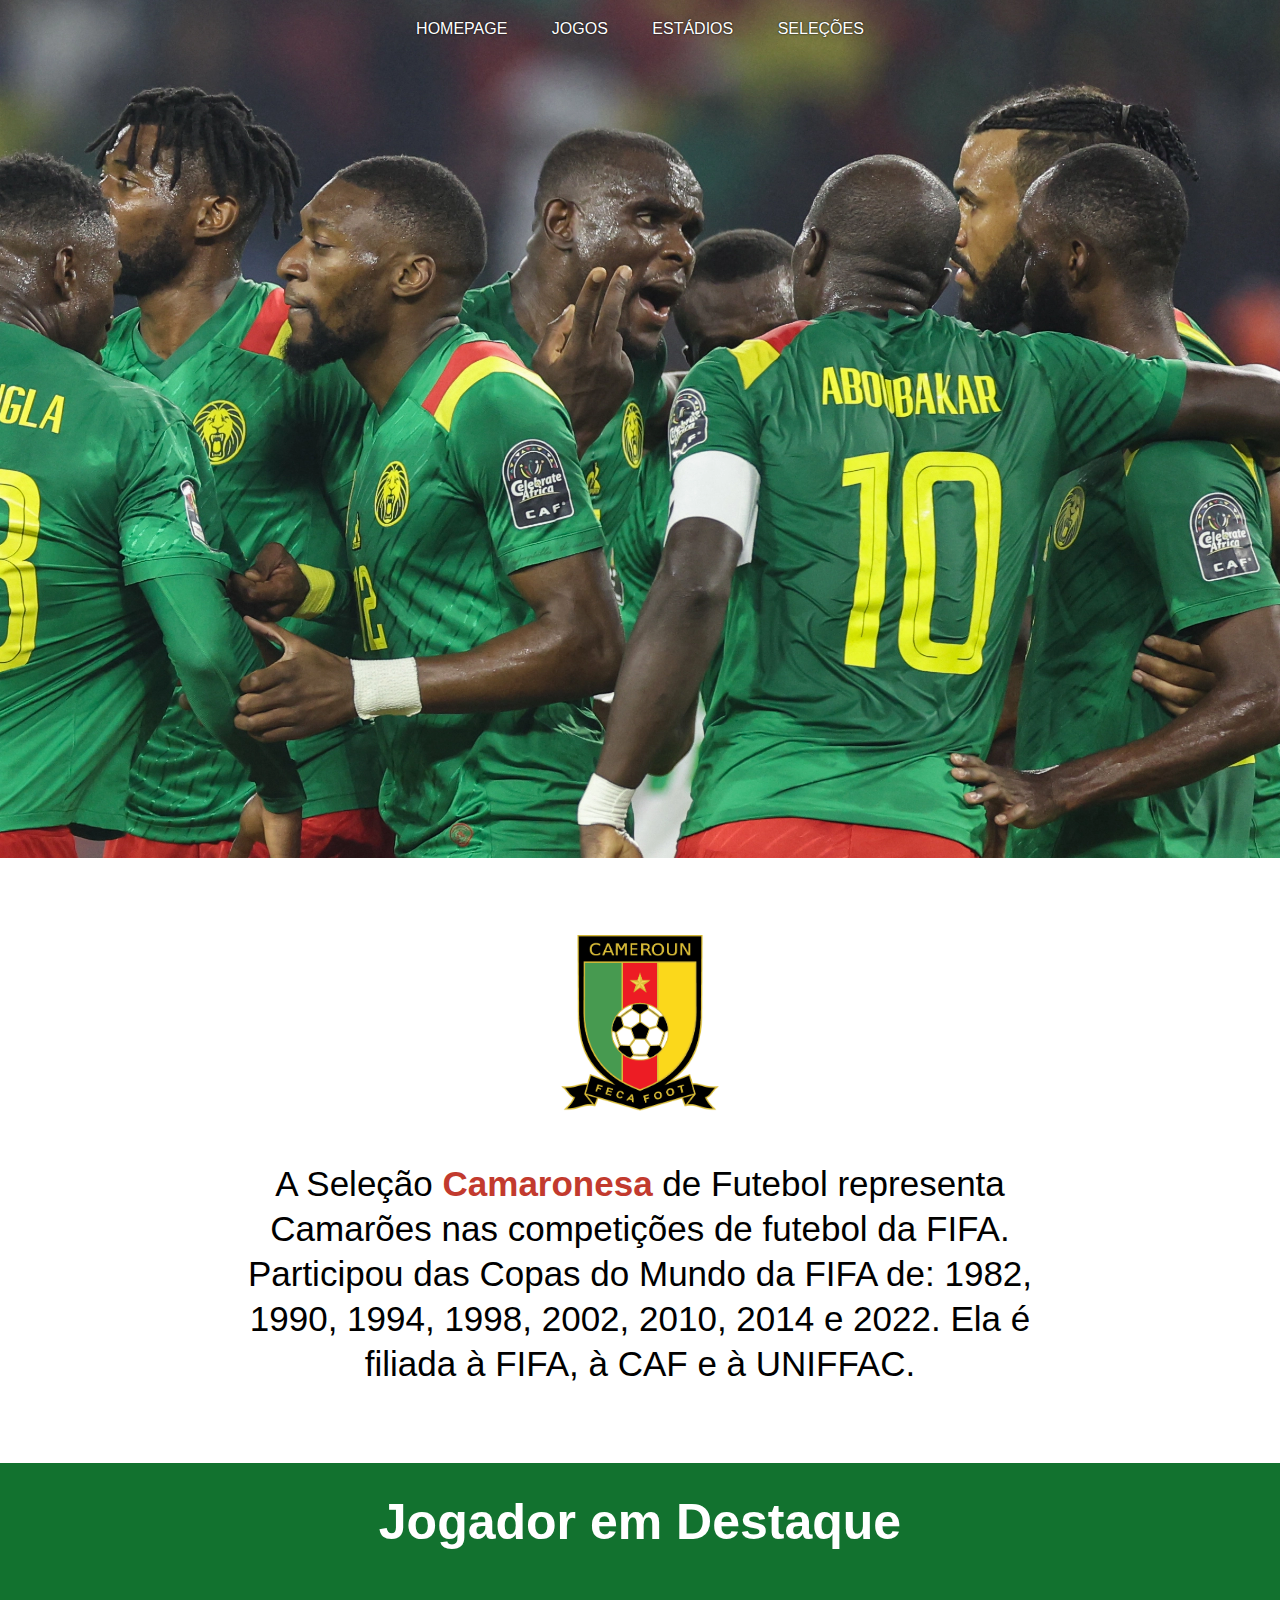
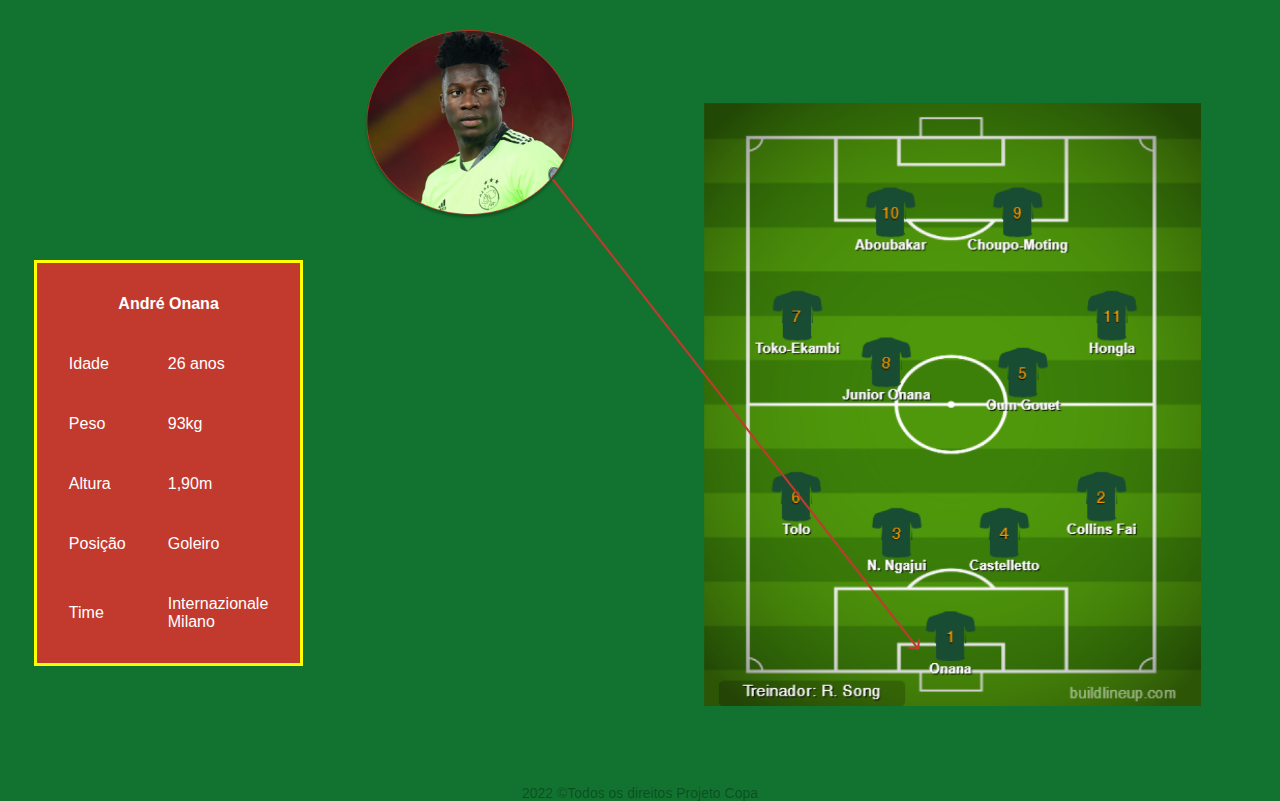
<file: selecoes/camaroes.html>
<!DOCTYPE html>
<html lang="en">
<head>
    <meta charset="UTF-8">
    <meta http-equiv="X-UA-Compatible" content="IE=edge">
    <meta name="viewport" content="width=device-width, initial-scale=1.0">
    <link rel="stylesheet" href="../css/style.css">
    <title>Camarões</title>
</head>
<style>
 body{
    background: url(../assets/camaroes/selecao-camaronesa.webp) no-repeat;
    background-color: #12722f;
    background-position-x: -470px;
    background-size: 150%;
 }
 #menu_horizontal li a:hover {
    background-color:#c23a2e;
}
</style>
<body>
    <header>
        <nav class="menu" id="menu_horizontal">
            <ul>
                <li>
                    <a href="../index.html">HOMEPAGE</a>
                </li>
                <li>
                    <a href="../partidas.html">JOGOS</a>
                </li>
                <li>
                    <a href="../estadios.html">ESTÁDIOS</a>
                </li>
                <li>
                    <a href="#">SELEÇÕES</a>
                    <ul class="sub-menu-grupos">
                        <a href="brasil.html"> BRASIL</a>
                        <a href="#"> CAMARÕES</a>
                        <a href="coreia.html"> CORÉIA DO SUL</a>
                        <a href="gana.html"> GANA</a>
                        <a href="holanda.html"> HOLANDA</a>
                        <a href="japao.html"> JAPÃO</a>
                        <a href="marrocos.html"> MARROCOS</a>
                        <a href="senegal.html"> SENEGAL</a>
                    </ul>
                </li>
            </ul>
        </nav>
    </header>
    <section class="box-main-selecao">
        <div class="container-main">
            <img class="img-simbolo" src="../assets/camaroes/simbolo-camaroes.png" alt="">
            <p>
                A Seleção <b class="camarao-b">Camaronesa</b> de Futebol representa Camarões nas competições de futebol da FIFA. Participou das Copas do Mundo da FIFA de: 1982, 1990, 1994, 1998, 2002, 2010, 2014 e 2022. Ela é filiada à FIFA, à CAF e à UNIFFAC.
            </p>
        </div>
    </section>
    <section class="box-main-camaroes destaque">
        <h2>Jogador em Destaque</h2>
        <div class="container-main">
            <img class="img-destaque" src="../assets/camaroes/destaque.png" alt="">
            <table>
                <tr>
                    <th colspan="2">André Onana</th>
                </tr>
                <tr>
                    <td>Idade</td>
                    <td>26 anos</td>
                </tr>
                <tr>
                    <td>Peso</td>
                    <td>93kg</td>
                </tr>
                <tr>
                    <td>Altura</td>
                    <td>1,90m</td>
                </tr>
                <tr>
                    <td>Posição</td>
                    <td>Goleiro</td>
                </tr>
                <tr>
                    <td>Time</td>
                    <td>Internazionale Milano</td>
                </tr>
            </table>
        </div>
    </section>
    <footer>
        <div class="container-footer">
            
        </div>
    </footer>
    <p class="fim">2022 &copy;Todos os direitos Projeto Copa</p>
</body>
</html>
</file>
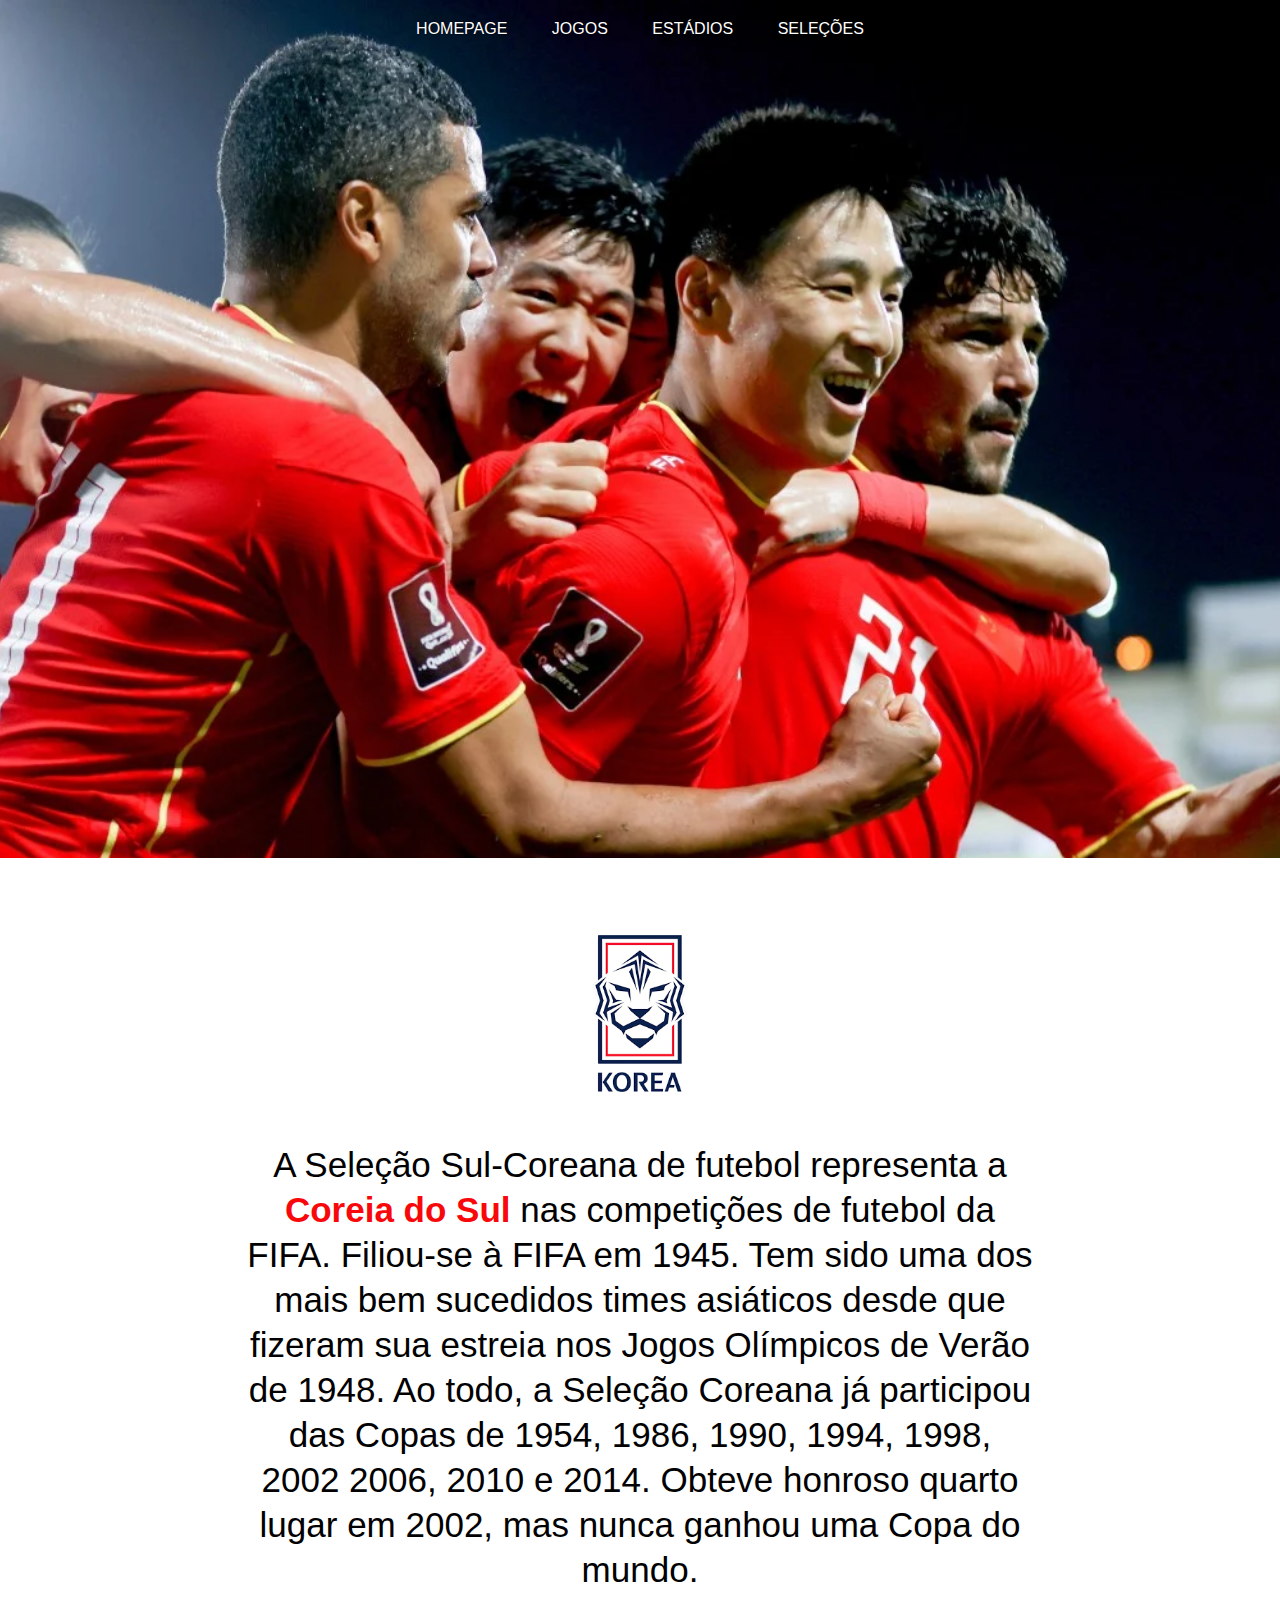
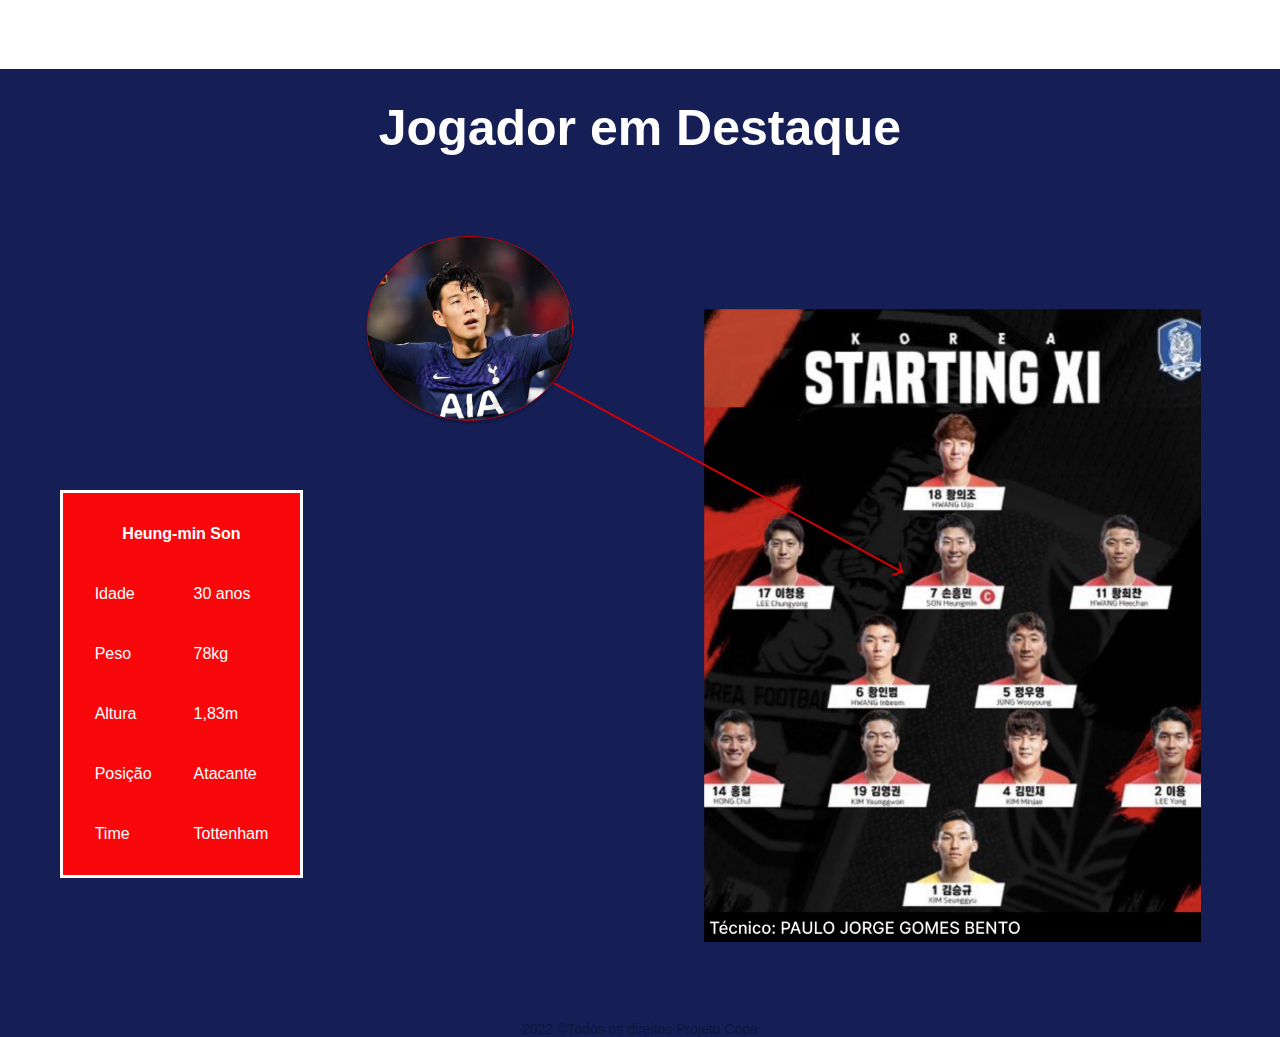
<file: selecoes/coreia.html>
<!DOCTYPE html>
<html lang="en">
<head>
    <meta charset="UTF-8">
    <meta http-equiv="X-UA-Compatible" content="IE=edge">
    <meta name="viewport" content="width=device-width, initial-scale=1.0">
    <link rel="stylesheet" href="../css/style.css">
    <title>Coreia</title>
</head>
<style>
 body{
    background: url(../assets/coreia/selecao-coreia.webp) no-repeat;
    background-color: #151e55;
    background-position-x: -190px;
    background-size: 120%;
 }
 #menu_horizontal li a:hover {
    background-color: #151e55;
}
</style>
<body>
    <header>
        <nav class="menu" id="menu_horizontal">
            <ul>
                <li>
                    <a href="../index.html">HOMEPAGE</a>
                </li>
                <li>
                    <a href="../partidas.html">JOGOS</a>
                </li>
                <li>
                    <a href="../estadios.html">ESTÁDIOS</a>
                </li>
                <li>
                    <a href="#">SELEÇÕES</a>
                    <ul class="sub-menu-grupos">
                        <a href="brasil.html"> BRASIL</a>
                        <a href="camaroes.html"> CAMARÕES</a>
                        <a href="#"> CORÉIA DO SUL</a>
                        <a href="gana.html"> GANA</a>
                        <a href="holanda.html"> HOLANDA</a>
                        <a href="japao.html"> JAPÃO</a>
                        <a href="marrocos.html"> MARROCOS</a>
                        <a href="senegal.html"> SENEGAL</a>
                    </ul>
                </li>
            </ul>
        </nav>
    </header>
    <section class="box-main-selecao">
        <div class="container-main">
            <img class="img-simbolo" src="../assets/coreia/simbolo-coreano.png" alt="">
            <p>
                A Seleção Sul-Coreana de futebol representa a <b class="coreia-b">Coreia do Sul</b> nas competições de futebol da FIFA. Filiou-se à FIFA em 1945. Tem sido uma dos mais bem sucedidos times asiáticos desde que fizeram sua estreia nos Jogos Olímpicos de Verão de 1948. Ao todo, a Seleção Coreana já participou das Copas de 1954, 1986, 1990, 1994, 1998, 2002 2006, 2010 e 2014.  Obteve honroso quarto lugar em 2002, mas nunca ganhou uma Copa do mundo.
            </p>
        </div>
    </section>
    <section class="box-main-coreia destaque">
        <h2>Jogador em Destaque</h2>
        <div class="container-main">
            <img class="img-destaque" src="../assets/coreia/destaque.png" alt="">
            <table>
                <tr>
                    <th colspan="2">Heung-min Son</th>
                </tr>
                <tr>
                    <td>Idade</td>
                    <td>30 anos</td>
                </tr>
                <tr>
                    <td>Peso</td>
                    <td>78kg</td>
                </tr>
                <tr>
                    <td>Altura</td>
                    <td>1,83m</td>
                </tr>
                <tr>
                    <td>Posição</td>
                    <td>Atacante</td>
                </tr>
                <tr>
                    <td>Time</td>
                    <td>Tottenham</td>
                </tr>
            </table>
        </div>
    </section>
    <footer>
        <div class="container-footer">
            
        </div>
    </footer>
    <p class="fim">2022 &copy;Todos os direitos Projeto Copa</p>
</body>
</html>
</file>
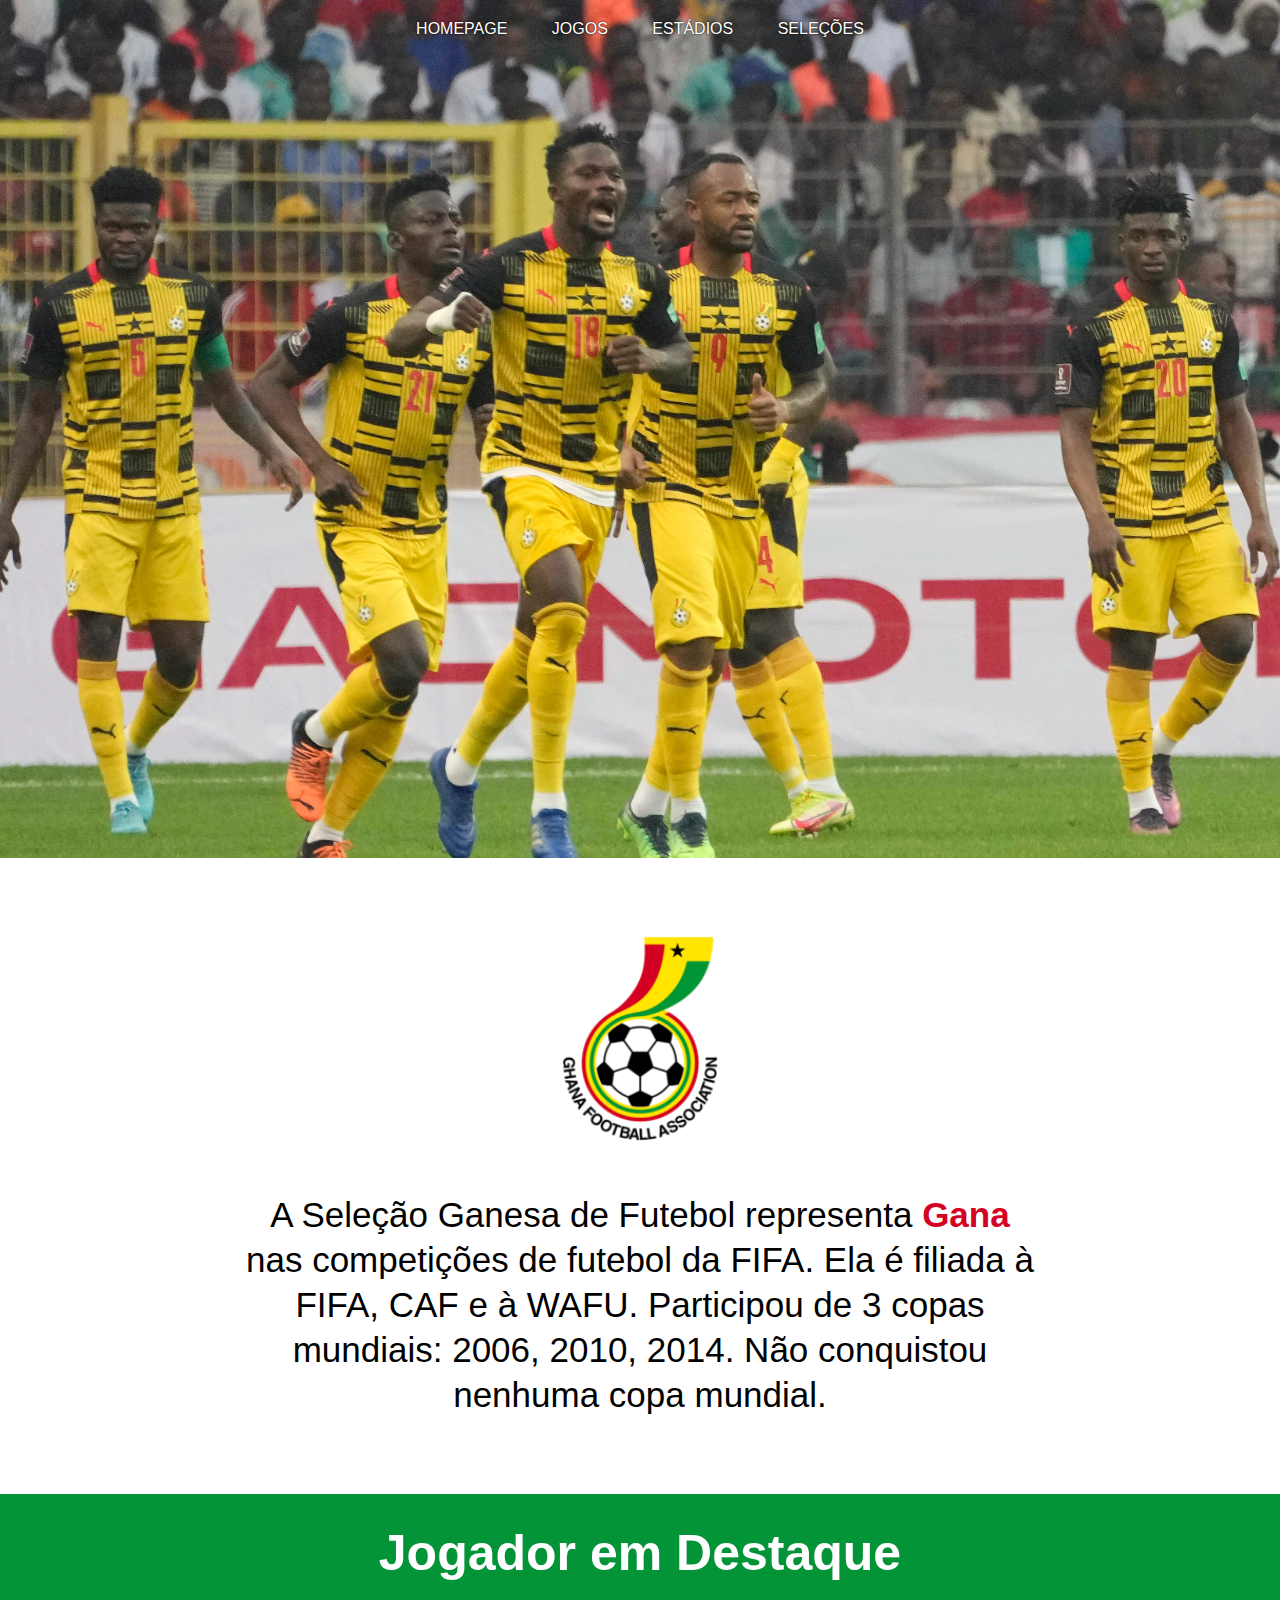
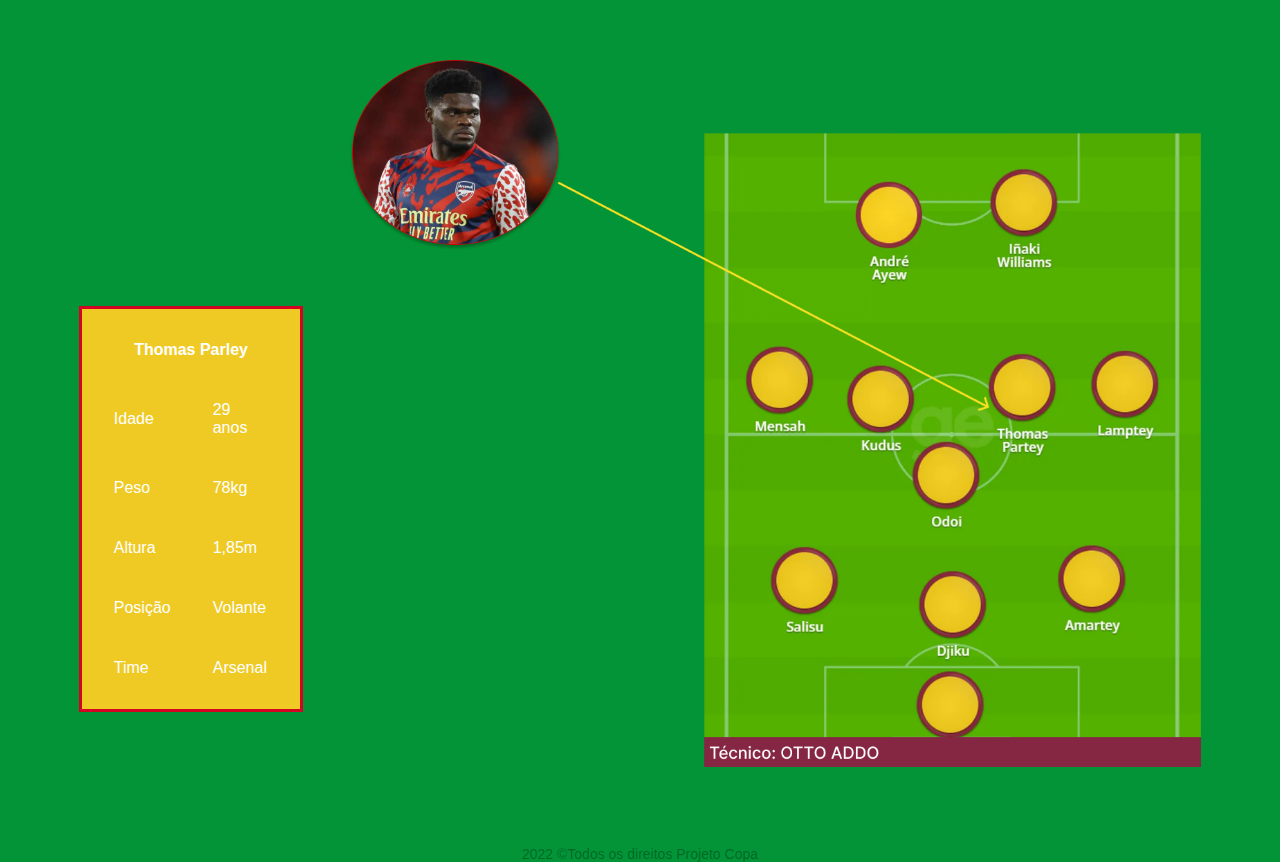
<file: selecoes/gana.html>
<!DOCTYPE html>
<html lang="en">
<head>
    <meta charset="UTF-8">
    <meta http-equiv="X-UA-Compatible" content="IE=edge">
    <meta name="viewport" content="width=device-width, initial-scale=1.0">
    <link rel="stylesheet" href="../css/style.css">
    <title>Gana</title>
</head>
<style>
 body{
    background: url(../assets/gana/selecao-gana.webp) no-repeat;
    background-color: #029436;
    background-position-x: -90px;
    background-size: 115%;
 }
 #menu_horizontal li a:hover {
    background-color:#cd3232;
;
}
</style>
<body>
    <header>
        <nav class="menu" id="menu_horizontal">
            <ul>
                <li>
                    <a href="../index.html">HOMEPAGE</a>
                </li>
                <li>
                    <a href="../partidas.html">JOGOS</a>
                </li>
                <li>
                    <a href="../estadios.html">ESTÁDIOS</a>
                </li>
                <li>
                    <a href="#">SELEÇÕES</a>
                    <ul class="sub-menu-grupos">
                        <a href="brasil.html"> BRASIL</a>
                        <a href="camaroes.html"> CAMARÕES</a>
                        <a href="coreia.html"> CORÉIA DO SUL</a>
                        <a href="#"> GANA</a>
                        <a href="holanda.html"> HOLANDA</a>
                        <a href="japao.html"> JAPÃO</a>
                        <a href="marrocos.html"> MARROCOS</a>
                        <a href="senegal.html"> SENEGAL</a>
                    </ul>
                </li>
            </ul>
        </nav>
    </header>
    <section class="box-main-selecao">
        <div class="container-main">
            <img class="img-simbolo" src="../assets/gana/simbolo-gana.webp" alt="">
            <p>
                A Seleção Ganesa de Futebol representa <b class="gana-b">Gana</b> nas competições de futebol da FIFA. Ela é filiada à FIFA, CAF e à WAFU.  Participou de 3 copas mundiais: 2006, 2010, 2014. Não conquistou nenhuma copa mundial.
            </p>
        </div>
    </section>
    <section class="box-main-gana destaque">
        <h2>Jogador em Destaque</h2>
        <div class="container-main">
            <img class="img-destaque" src="../assets/gana/destaque.png" alt="">
            <table>
                <tr>
                    <th colspan="2">Thomas Parley</th>
                </tr>
                <tr>
                    <td>Idade</td>
                    <td>29 anos</td>
                </tr>
                <tr>
                    <td>Peso</td>
                    <td>78kg</td>
                </tr>
                <tr>
                    <td>Altura</td>
                    <td>1,85m</td>
                </tr>
                <tr>
                    <td>Posição</td>
                    <td>Volante</td>
                </tr>
                <tr>
                    <td>Time</td>
                    <td>Arsenal</td>
                </tr>
            </table>
        </div>
    </section>
    <footer>
        <div class="container-footer">
            
        </div>
    </footer>
    <p class="fim">2022 &copy;Todos os direitos Projeto Copa</p>
</body>
</html>
</file>
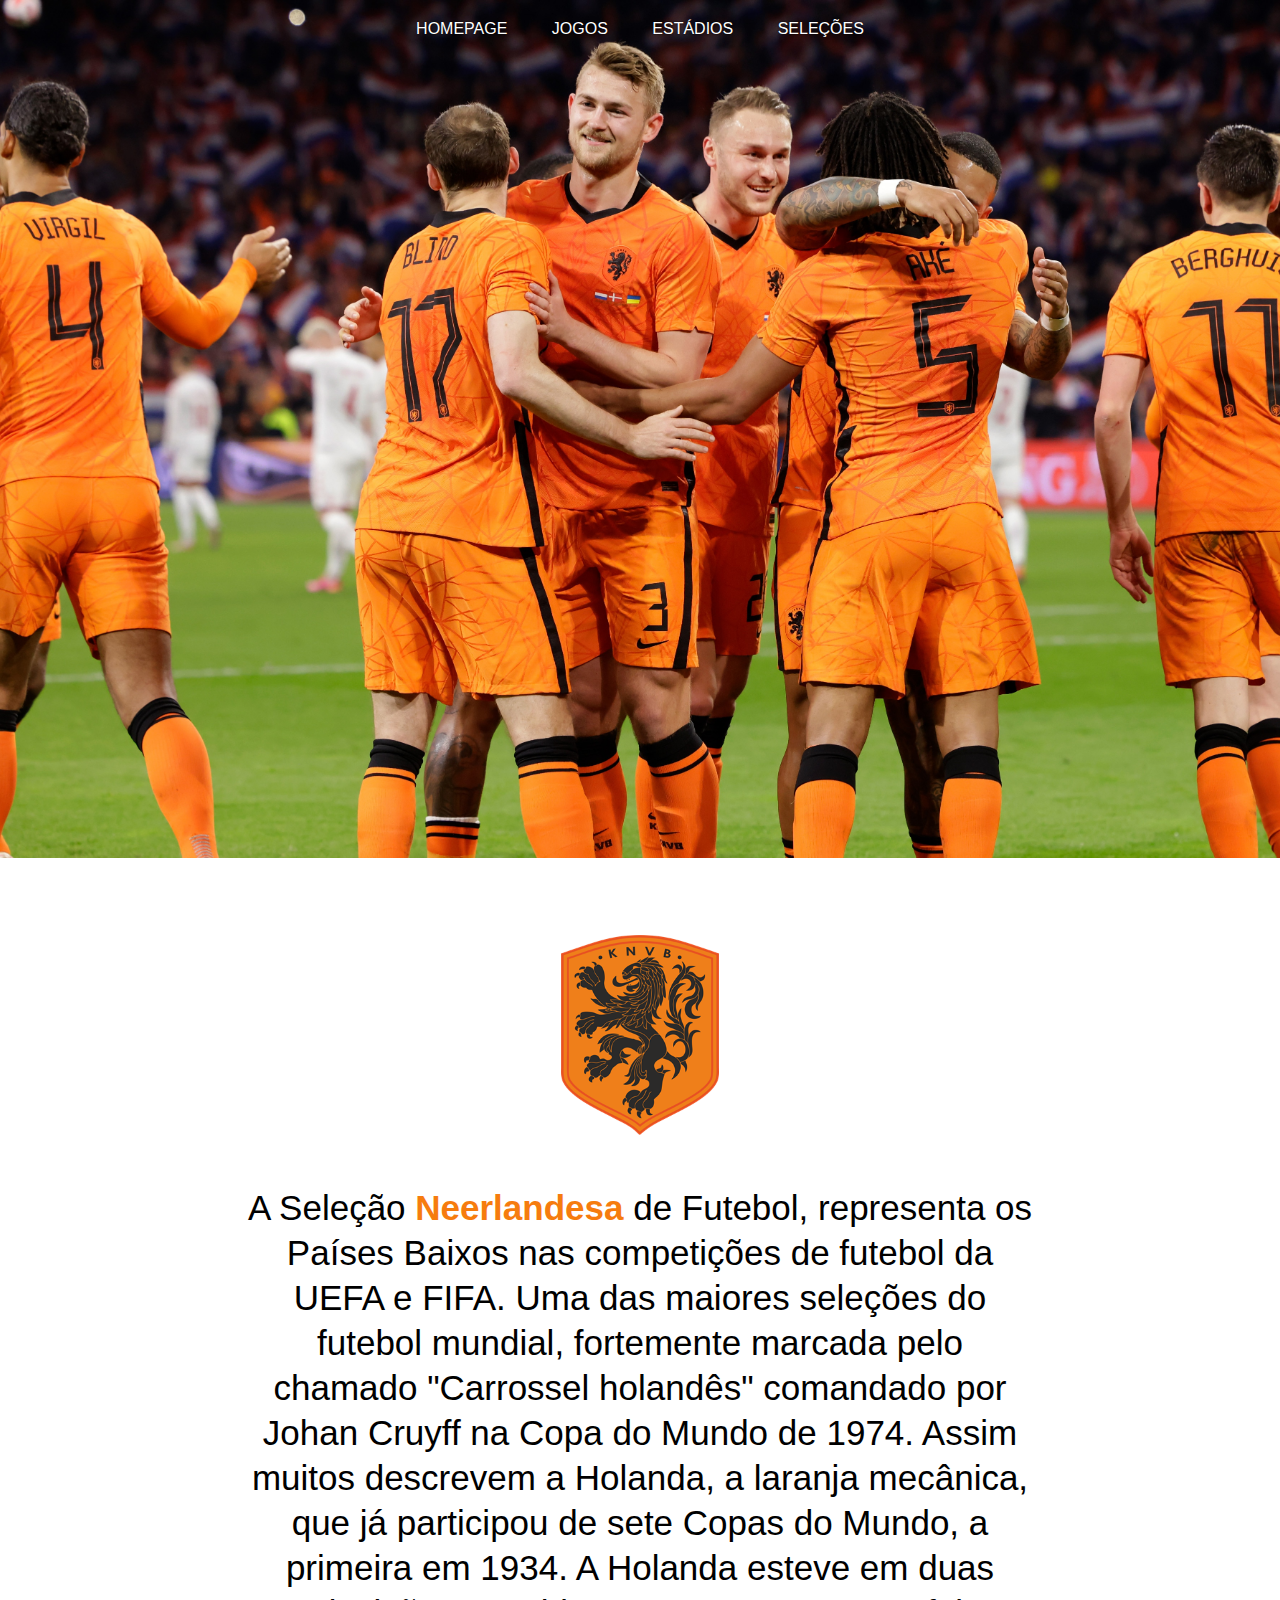
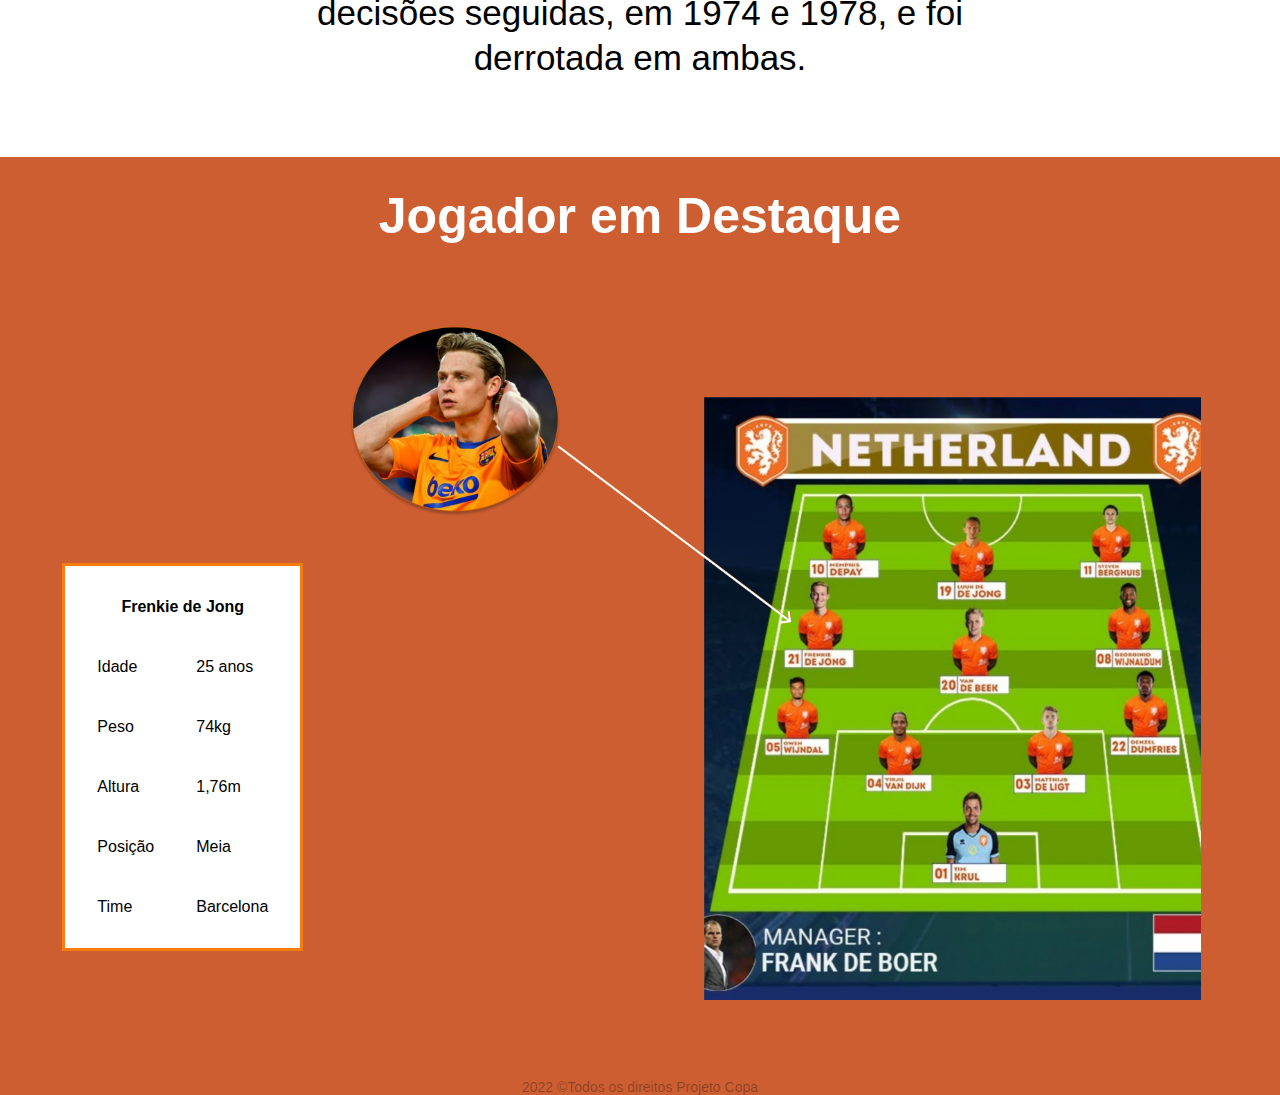
<file: selecoes/holanda.html>
<!DOCTYPE html>
<html lang="en">
<head>
    <meta charset="UTF-8">
    <meta http-equiv="X-UA-Compatible" content="IE=edge">
    <meta name="viewport" content="width=device-width, initial-scale=1.0">
    <link rel="stylesheet" href="../css/style.css">
    <title>Holanda</title>
</head>
<style>
 body{
    background: url(../assets/holanda/selecao-holanda.jpg) no-repeat;
    background-color: #cd5e32;
    background-position-x: -50px;
    background-size: 120%;
 }
 #menu_horizontal li a:hover {
    background-color: #cd5e32;
}
</style>
<body>
    <header>
        <nav class="menu" id="menu_horizontal">
            <ul>
                <li>
                    <a href="../index.html">HOMEPAGE</a>
                </li>
                <li>
                    <a href="../partidas.html">JOGOS</a>
                </li>
                <li>
                    <a href="../estadios.html">ESTÁDIOS</a>
                </li>
                <li>
                    <a href="#">SELEÇÕES</a>
                    <ul class="sub-menu-grupos">
                        <a href="brasil.html"> BRASIL</a>
                        <a href="camaroes.html"> CAMARÕES</a>
                        <a href="coreia.html"> CORÉIA DO SUL</a>
                        <a href="gana.html"> GANA</a>
                        <a href="#"> HOLANDA</a>
                        <a href="japao.html"> JAPÃO</a>
                        <a href="marrocos.html"> MARROCOS</a>
                        <a href="senegal.html"> SENEGAL</a>
                    </ul>
                </li>
            </ul>
        </nav>
    </header>
    <section class="box-main-selecao">
        <div class="container-main">
            <img class="img-simbolo" src="../assets/holanda/simbolo-holanda.png" alt="">
            <p>
                A Seleção <b class="holanda-b">Neerlandesa</b> de Futebol, representa os Países Baixos nas competições de futebol da UEFA e FIFA. Uma das maiores seleções do futebol mundial, fortemente marcada pelo chamado "Carrossel holandês" comandado por Johan Cruyff na Copa do Mundo de 1974.   Assim muitos descrevem a Holanda, a laranja mecânica, que já participou de sete Copas do Mundo, a primeira em 1934.   A Holanda esteve em duas decisões seguidas, em 1974 e 1978, e foi derrotada em ambas.
            </p>
        </div>
    </section>
    <section class="box-main-holanda destaque">
        <h2>Jogador em Destaque</h2>
        <div class="container-main">
            <img class="img-destaque" src="../assets/holanda/destaque.png" alt="">
            <table>
                <tr>
                    <th colspan="2">Frenkie de Jong</th>
                </tr>
                <tr>
                    <td>Idade</td>
                    <td>25 anos</td>
                </tr>
                <tr>
                    <td>Peso</td>
                    <td>74kg</td>
                </tr>
                <tr>
                    <td>Altura</td>
                    <td>1,76m</td>
                </tr>
                <tr>
                    <td>Posição</td>
                    <td>Meia</td>
                </tr>
                <tr>
                    <td>Time</td>
                    <td>Barcelona</td>
                </tr>
            </table>
        </div>
    </section>
    <footer>
        <div class="container-footer">
            
        </div>
    </footer>
    <p class="fim">2022 &copy;Todos os direitos Projeto Copa</p>
</body>
</html>
</file>
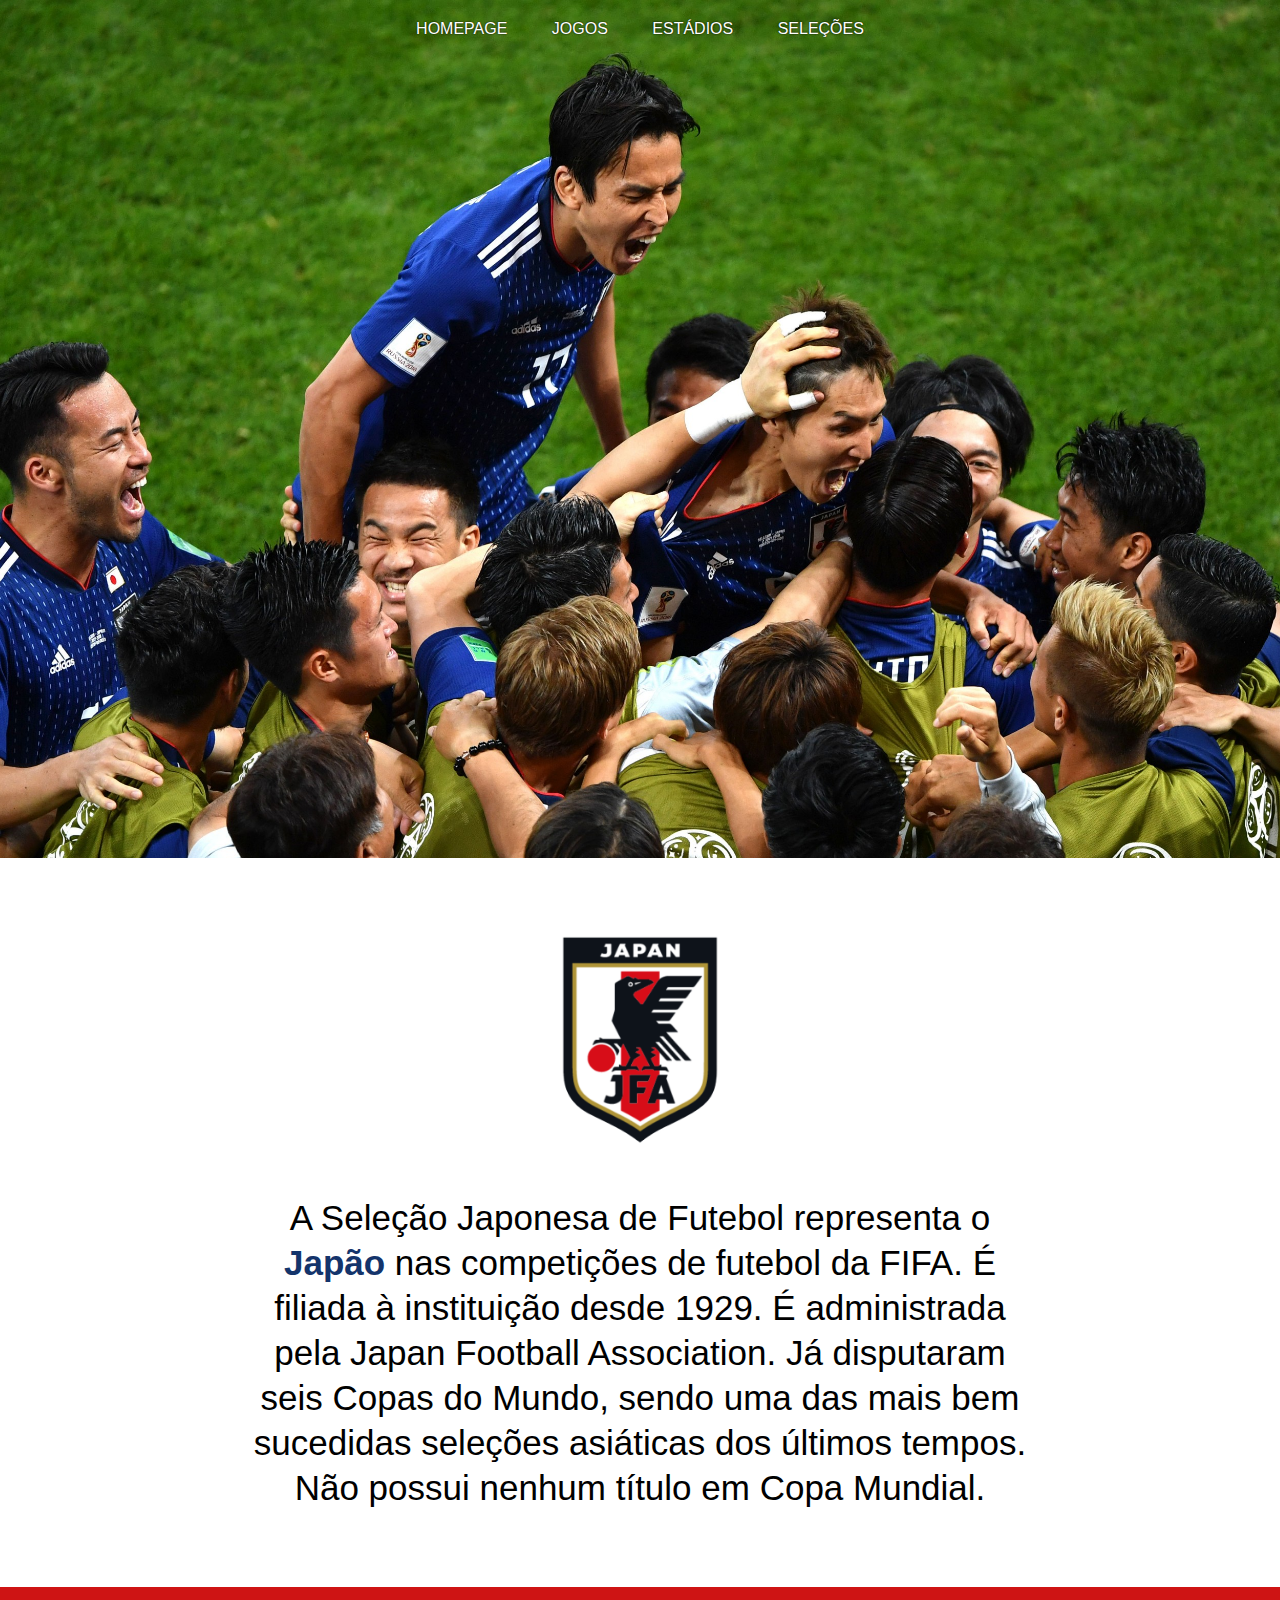
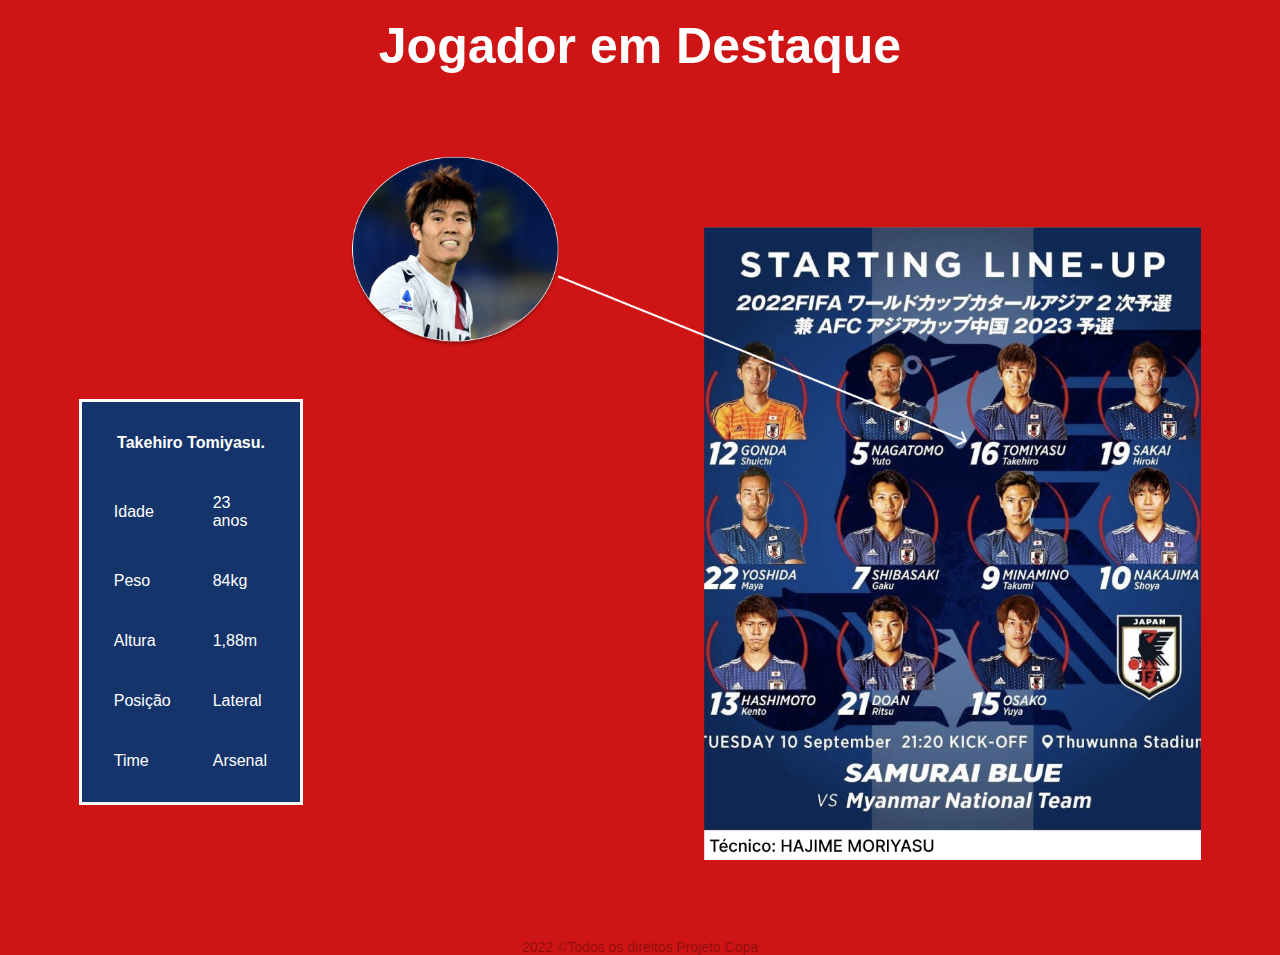
<file: selecoes/japao.html>
<!DOCTYPE html>
<html lang="en">
<head>
    <meta charset="UTF-8">
    <meta http-equiv="X-UA-Compatible" content="IE=edge">
    <meta name="viewport" content="width=device-width, initial-scale=1.0">
    <link rel="stylesheet" href="../css/style.css">
    <title>Japão</title>
</head>
<style>
 body{
    background: url(../assets/japao/selecao-japonesa.jpg) no-repeat;
    background-color: #ce1414;
    background-position-x: -110px;
    background-size: 120%;
 }
 #menu_horizontal li a:hover {
    background-color: rgba(230, 22, 22, 0.772);
}
</style>
<body>
    <header>
        <nav class="menu" id="menu_horizontal">
            <ul>
                <li>
                    <a href="../index.html">HOMEPAGE</a>
                </li>
                <li>
                    <a href="../partidas.html">JOGOS</a>
                </li>
                <li>
                    <a href="../estadios.html">ESTÁDIOS</a>
                </li>
                <li>
                    <a href="#">SELEÇÕES</a>
                    <ul class="sub-menu-grupos">
                        <a href="brasil.html"> BRASIL</a>
                        <a href="camaroes.html"> CAMARÕES</a>
                        <a href="coreia.html"> CORÉIA DO SUL</a>
                        <a href="gana.html"> GANA</a>
                        <a href="holanda.html"> HOLANDA</a>
                        <a href="#"> JAPÃO</a>
                        <a href="marrocos.html"> MARROCOS</a>
                        <a href="senegal.html"> SENEGAL</a>
                    </ul>
                </li>
            </ul>
        </nav>
    </header>
    <section class="box-main-selecao">
        <div class="container-main">
            <img class="img-simbolo" src="../assets/japao/simbolo-japao.png" alt="">
            <p>
                A Seleção Japonesa de Futebol representa o <b class="japao-b">Japão</b> nas competições de futebol da FIFA. É filiada à instituição desde 1929. É administrada pela Japan Football Association. Já disputaram seis Copas do Mundo, sendo uma das mais bem sucedidas seleções asiáticas dos últimos tempos.  Não possui nenhum título em Copa Mundial.
            </p>
        </div>
    </section>
    <section class="box-main-japao destaque">
        <h2>Jogador em Destaque</h2>
        <div class="container-main">
            <img class="img-destaque" src="../assets/japao/destaque.png" alt="">
            <table>
                <tr>
                    <th colspan="2">Takehiro Tomiyasu.</th>
                </tr>
                <tr>
                    <td>Idade</td>
                    <td>23 anos</td>
                </tr>
                <tr>
                    <td>Peso</td>
                    <td>84kg</td>
                </tr>
                <tr>
                    <td>Altura</td>
                    <td>1,88m</td>
                </tr>
                <tr>
                    <td>Posição</td>
                    <td>Lateral</td>
                </tr>
                <tr>
                    <td>Time</td>
                    <td>Arsenal</td>
                </tr>
            </table>
        </div>
    </section>
    <footer>
        <div class="container-footer">
            
        </div>
    </footer>
    <p class="fim">2022 &copy;Todos os direitos Projeto Copa</p>
</body>
</html>
</file>
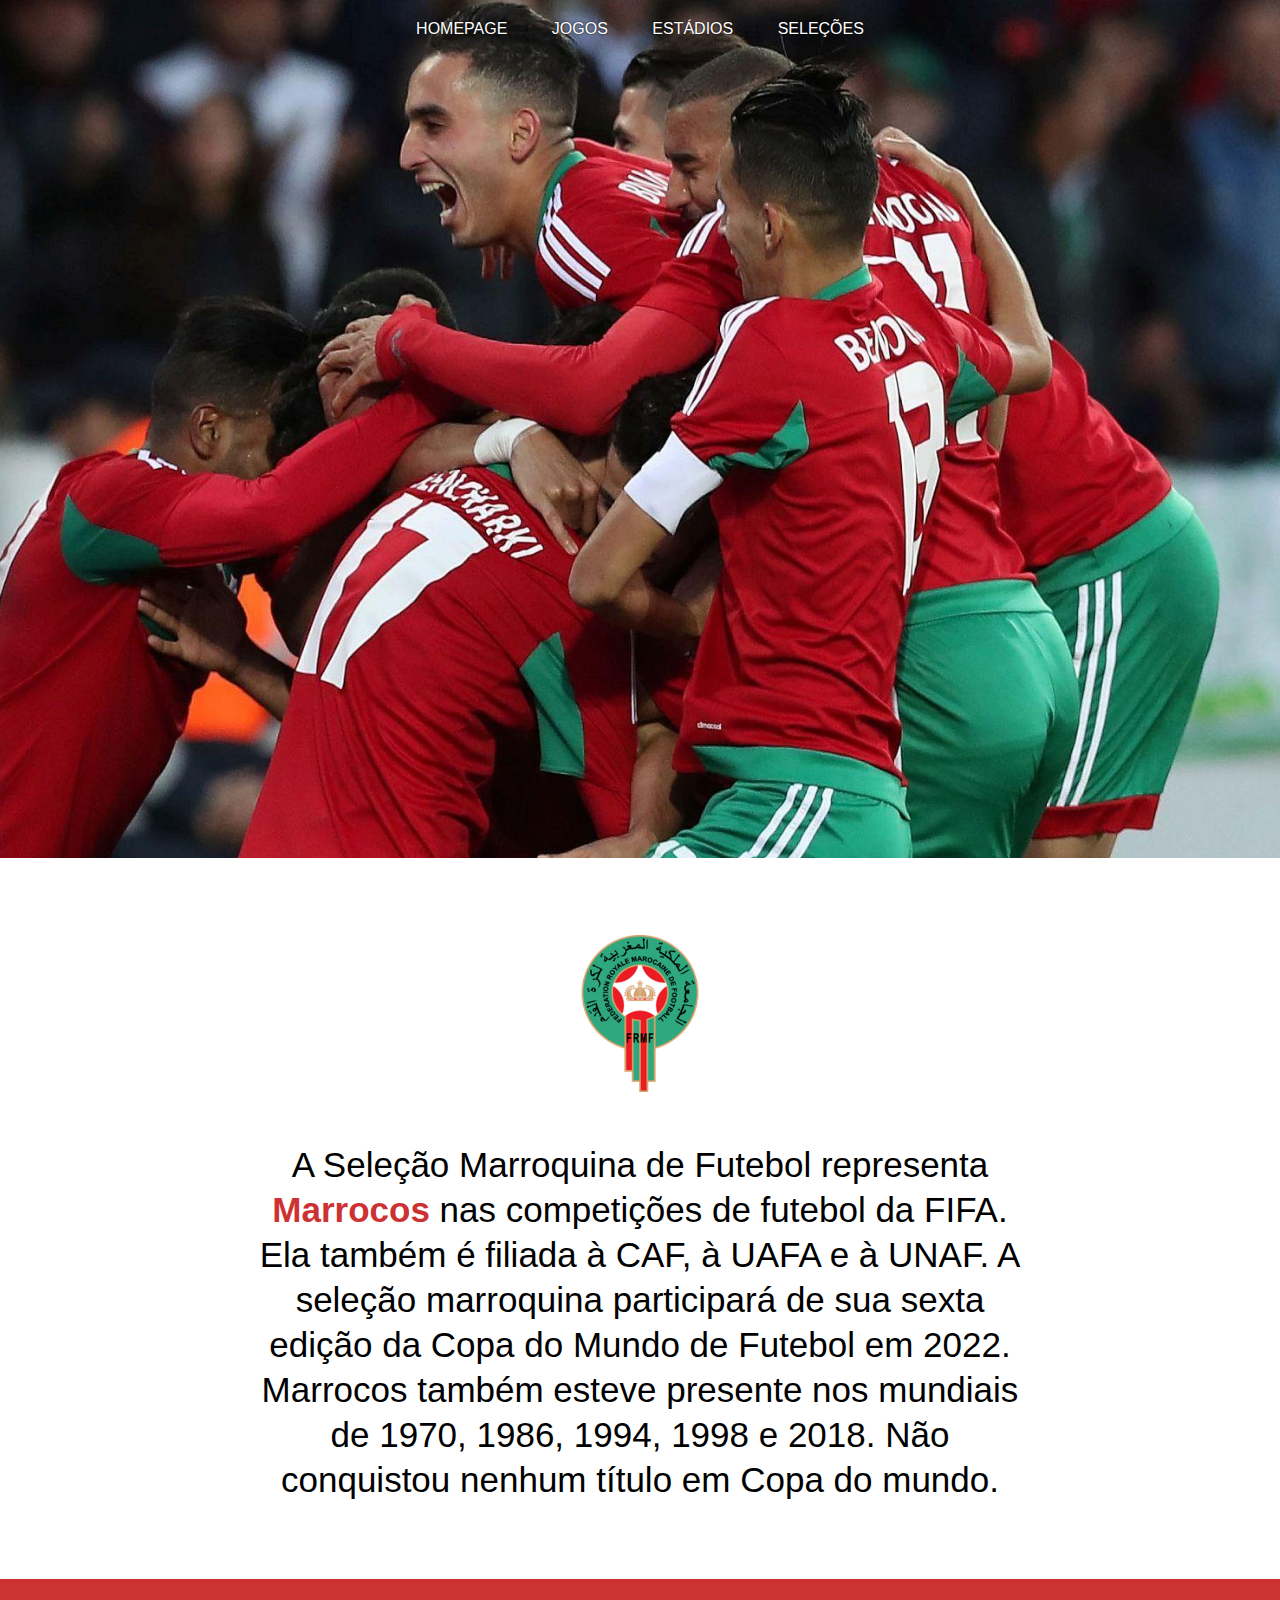
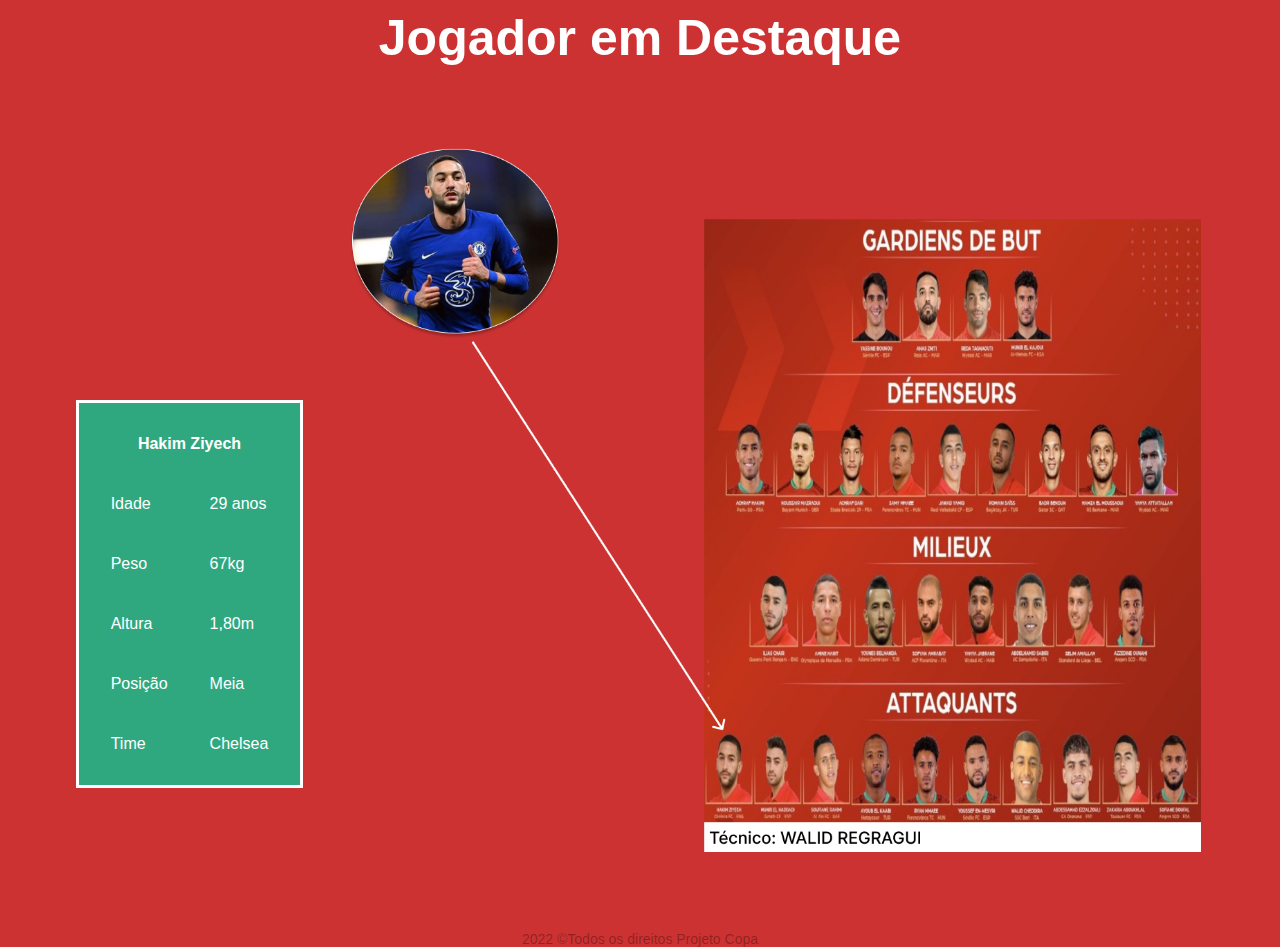
<file: selecoes/marrocos.html>
<!DOCTYPE html>
<html lang="en">
<head>
    <meta charset="UTF-8">
    <meta http-equiv="X-UA-Compatible" content="IE=edge">
    <meta name="viewport" content="width=device-width, initial-scale=1.0">
    <link rel="stylesheet" href="../css/style.css">
    <title>Marrocos</title>
</head>
<style>
 body{
    background: url(../assets/marrocos/selecao-marrocos.jpeg) no-repeat;
    background-color: #cd3232;
    background-size: 130%;
    background-position-x: -190px;
 }
 #menu_horizontal li a:hover {
    background-color: #881313;
}
</style>
<body>
    <header>
        <nav class="menu" id="menu_horizontal">
            <ul>
                <li>
                    <a href="../index.html">HOMEPAGE</a>
                </li>
                <li>
                    <a href="../partidas.html">JOGOS</a>
                </li>
                <li>
                    <a href="../estadios.html">ESTÁDIOS</a>
                </li>
                <li>
                    <a href="#">SELEÇÕES</a>
                    <ul class="sub-menu-grupos">
                        <a href="brasil.html"> BRASIL</a>
                        <a href="camaroes.html"> CAMARÕES</a>
                        <a href="coreia.html"> CORÉIA DO SUL</a>
                        <a href="gana.html"> GANA</a>
                        <a href="holanda.html"> HOLANDA</a>
                        <a href="japao.html"> JAPÃO</a>
                        <a href="#"> MARROCOS</a>
                        <a href="senegal.html"> SENEGAL</a>
                    </ul>
                </li>
            </ul>
        </nav>
    </header>
    <section class="box-main-selecao">
        <div class="container-main">
            <img class="img-simbolo" src="../assets/marrocos/simbolo-marrocos.png" alt="">
            <p>
                A Seleção Marroquina de Futebol representa <b class="marrocos-b">Marrocos</b> nas competições de futebol da FIFA.
                 Ela também é filiada à CAF, à UAFA e à UNAF. A seleção marroquina participará de sua sexta edição da Copa do Mundo de Futebol em 2022. Marrocos também esteve presente nos mundiais de 1970, 1986, 1994, 1998 e 2018.  Não conquistou nenhum título em Copa do mundo.
            </p>
        </div>
    </section>
    <section class="box-main-marrocos destaque">
        <h2>Jogador em Destaque</h2>
        <div class="container-main">
            <img class="img-destaque" src="../assets/marrocos/destaque.png" alt="">
            <table>
                <tr>
                    <th colspan="2">Hakim Ziyech</th>
                </tr>
                <tr>
                    <td>Idade</td>
                    <td>29 anos</td>
                </tr>
                <tr>
                    <td>Peso</td>
                    <td>67kg</td>
                </tr>
                <tr>
                    <td>Altura</td>
                    <td>1,80m</td>
                </tr>
                <tr>
                    <td>Posição</td>
                    <td>Meia</td>
                </tr>
                <tr>
                    <td>Time</td>
                    <td>Chelsea</td>
                </tr>
            </table>
        </div>
    </section>
    <footer>
        <div class="container-footer">
            
        </div>
    </footer>
    <p class="fim">2022 &copy;Todos os direitos Projeto Copa</p>
</body>
</html>
</file>
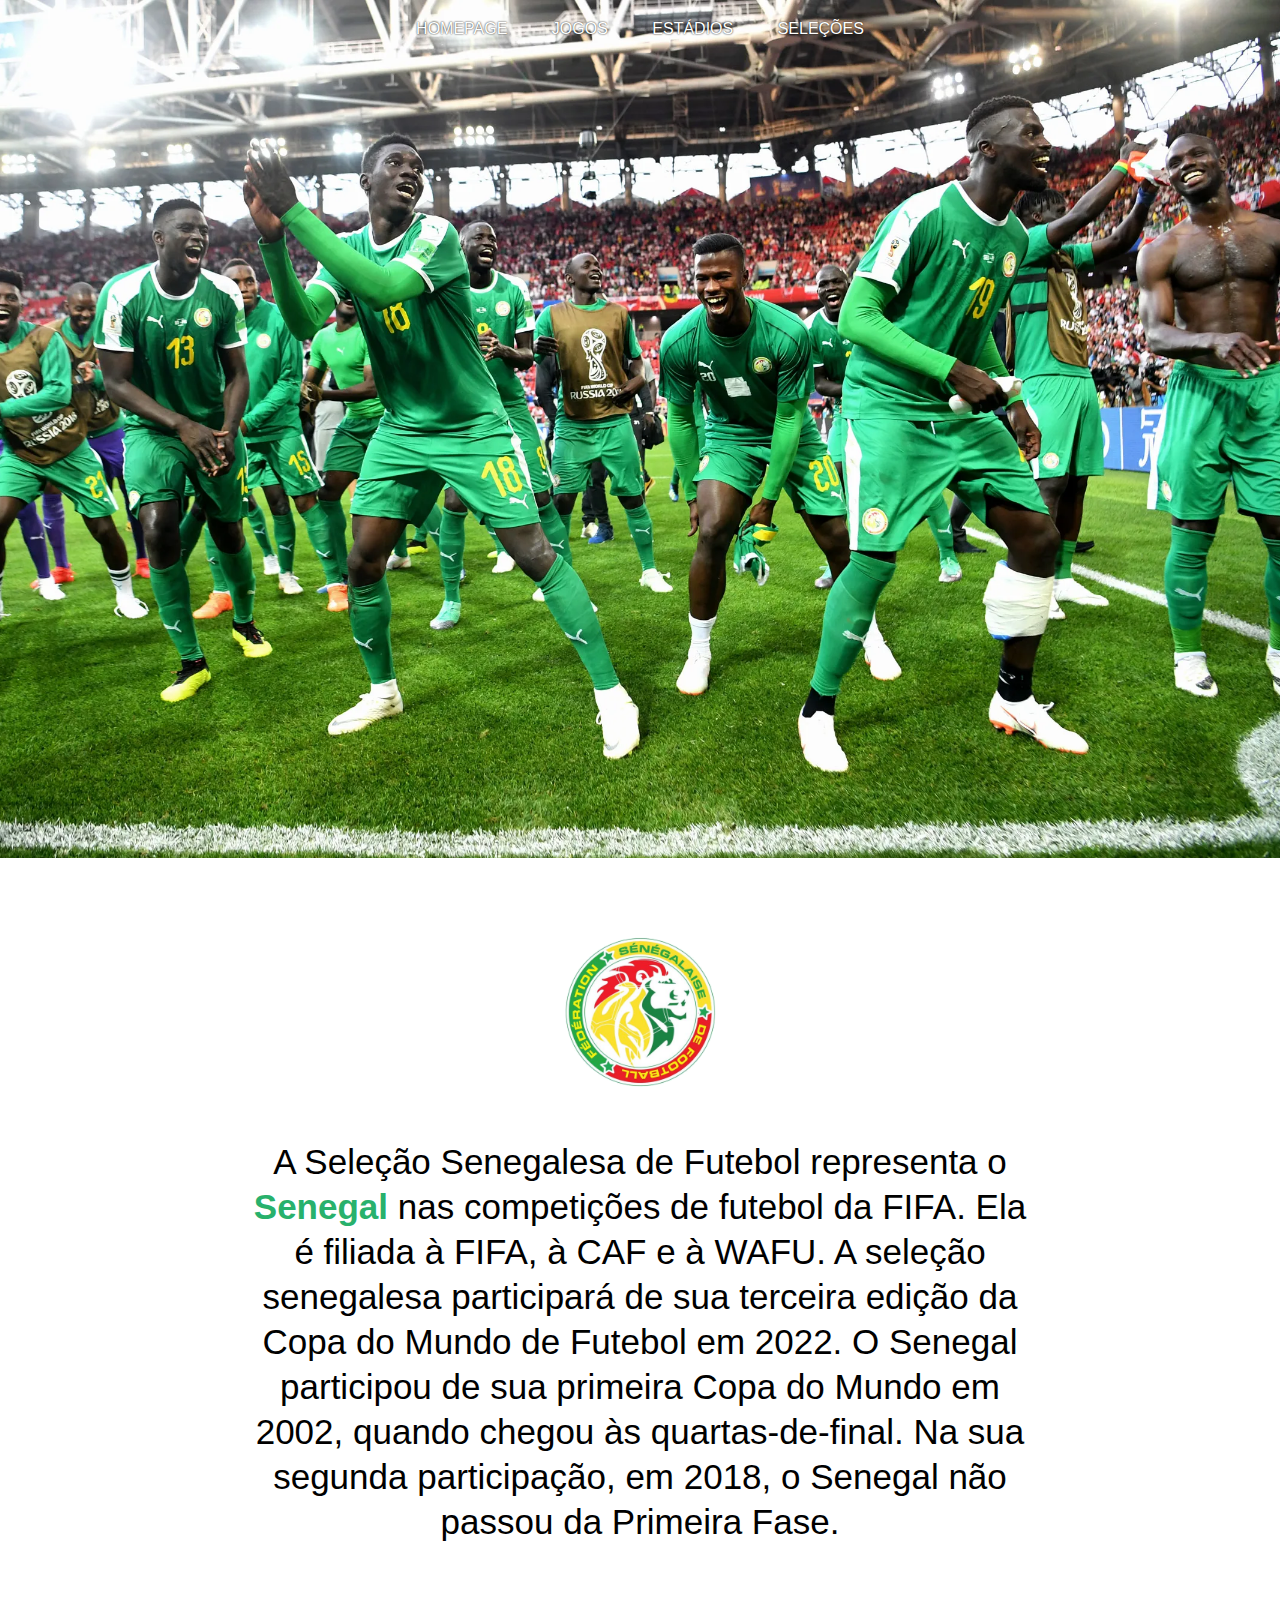
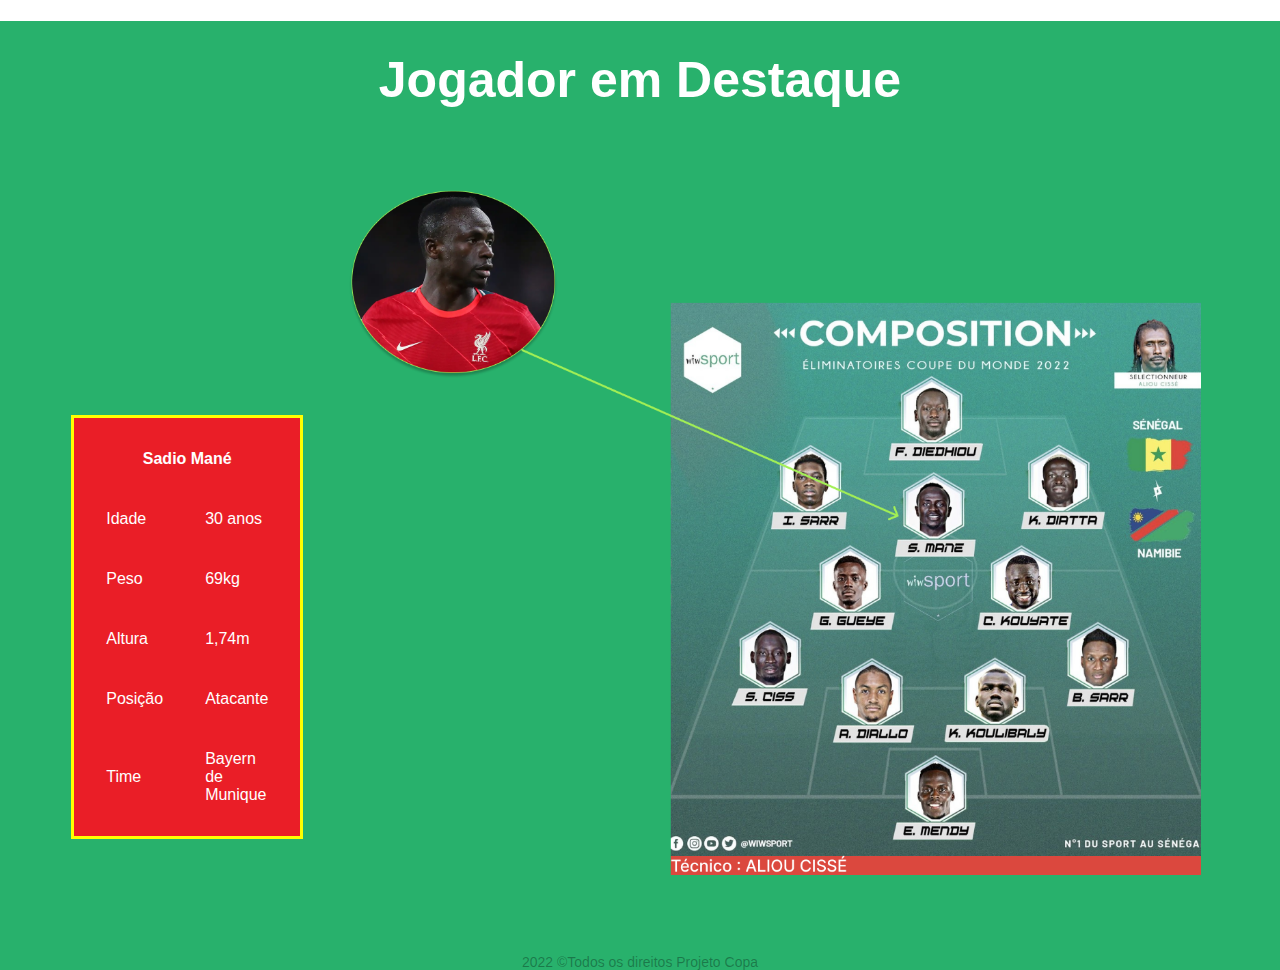
<file: selecoes/senegal.html>
<!DOCTYPE html>
<html lang="en">
<head>
    <meta charset="UTF-8">
    <meta http-equiv="X-UA-Compatible" content="IE=edge">
    <meta name="viewport" content="width=device-width, initial-scale=1.0">
    <title>Senegal</title>
</head>
<body><!DOCTYPE html>
    <html lang="en">
    <head>
        <meta charset="UTF-8">
        <meta http-equiv="X-UA-Compatible" content="IE=edge">
        <meta name="viewport" content="width=device-width, initial-scale=1.0">
        <link rel="stylesheet" href="../css/style.css">
        <title>Senegal</title>
    </head>
    <style>
     body{
        background: url(../assets/senegal/selecao-senegal.webp) no-repeat;
        background-color: #28b16c;;
        background-position-x: -190px;
        background-size: 120%;
     }
     #menu_horizontal li a:hover {
        background-color: rgba(39, 221, 84, 0.699);
    }
    </style>
    <body>
        <header>
            <nav class="menu" id="menu_horizontal">
                <ul>
                    <li>
                        <a href="../index.html">HOMEPAGE</a>
                    </li>
                    <li>
                        <a href="../partidas.html">JOGOS</a>
                    </li>
                    <li>
                        <a href="../estadios.html">ESTÁDIOS</a>
                    </li>
                    <li>
                        <a href="#">SELEÇÕES</a>
                        <ul class="sub-menu-grupos">
                            <a href="brasil.html"> BRASIL</a>
                            <a href="camaroes.html"> CAMARÕES</a>
                            <a href="coreia.html"> CORÉIA DO SUL</a>
                            <a href="gana.html"> GANA</a>
                            <a href="holanda.html"> HOLANDA</a>
                            <a href="japao.html"> JAPÃO</a>
                            <a href="marrocos.html"> MARROCOS</a>
                            <a href="#"> SENEGAL</a>
                        </ul>
                    </li>
                </ul>
            </nav>
        </header>
        <section class="box-main-selecao">
            <div class="container-main">
                <img class="img-simbolo" src="../assets/senegal/simbolo-senegal.png" alt="">
                <p>
                    A Seleção Senegalesa de Futebol representa o <b class="senegal-b">Senegal</b> nas competições de futebol da FIFA. Ela é filiada à FIFA, à CAF e à WAFU.  A seleção senegalesa participará de sua terceira edição da Copa do Mundo de Futebol em 2022. O Senegal participou de sua primeira Copa do Mundo em 2002, quando chegou às quartas-de-final. Na sua segunda participação, em 2018, o Senegal não passou da Primeira Fase.
                </p>
            </div>
        </section>
        <section class="box-main-senegal destaque">
            <h2>Jogador em Destaque</h2>
            <div class="container-main">
                <img class="img-destaque" src="../assets/senegal/destaque.png" alt="">
                <table>
                    <tr>
                        <th colspan="2">Sadio Mané</th>
                    </tr>
                    <tr>
                        <td>Idade</td>
                        <td>30 anos</td>
                    </tr>
                    <tr>
                        <td>Peso</td>
                        <td>69kg</td>
                    </tr>
                    <tr>
                        <td>Altura</td>
                        <td>1,74m</td>
                    </tr>
                    <tr>
                        <td>Posição</td>
                        <td>Atacante</td>
                    </tr>
                    <tr>
                        <td>Time</td>
                        <td>Bayern de Munique</td>
                    </tr>
                </table>
            </div>
        </section>
        <footer>
            <div class="container-footer">
                
            </div>
        </footer>
        <p class="fim">2022 &copy;Todos os direitos Projeto Copa</p>
    </body>
    </html>
    
</body>
</html>
</file>
<file: css/style.css>
* {
    margin: 0;
    padding: 0;
    box-sizing: border-box;
}
body{
    all: initial;
    font-family: 'Gill Sans', 'Gill Sans MT', Calibri, 'Trebuchet MS', sans-serif;

}
header {
    width: 100%;
    height: 100%;
    padding-bottom: 50%;
}
.menu {
    z-index: 9999999;
    position: relative;
    display: flex;
    justify-content: center;
    text-shadow: 0 0 2px #000;
}
#menu_horizontal ul {
    list-style-type: none;
    padding: 0%;

}
/* #menu_horizontal ul {
    background-color: rgb(153, 15, 15);
} */
#menu_horizontal ul li {
    display: inline;
    position: relative;
}
#menu_horizontal ul li a {
    color: #fff;
    padding: 20px;
    text-decoration: none;
    display: inline-block;
    transition: background .6s;
}
#menu_horizontal2 ul li a {
    color: rgb(0, 0, 0);
    padding: 20px;
    text-decoration: none;
    display: inline-block;
    transition: background .6s;
}
#menu_horizontal li a:hover, #menu_horizontal2 li a:hover {
    background-color: rgb(206, 78, 134);
}

#menu_horizontal ul ul, #menu_horizontal2 ul ul {
    display: none;
    left: 0;
    position: absolute
    }
#menu_horizontal ul li:hover ul, #menu_horizontal2 ul li:hover ul {
    display: block;
    }
#menu_horizontal ul ul, #menu_horizontal2 ul ul {
    width: 200px;
    }
#menu_horizontal ul ul li a, #menu_horizontal2 ul ul li a {
    display: block;
    }
/* ----Submenu ----*/
#sub-menu-grupos ul ul {
    display: none;
    left: 0;
    position: absolute
    }
#msub-menu-grupos ul li:hover ul {
    display: block;
    }
#sub-menu-grupos ul ul {
    width: 200px;
    }
#sub-menu-grupos ul ul li a {
    display: block;
}

/* ----Video Home ----*/
.video_intro{
    width: 100%;
    position: absolute;
    top: 0;
}

/* ---- Content ---- */
.content {
    width: 100%;
    height: 100%;
    padding-bottom: 160px;
    z-index: 2;
    position: relative;
}
.img-qatar img, .qatar-flag img {
    width: 30%;
    z-index: 2;
    position: relative;
}
.img-qatar, .qatar-flag {
    margin-top: 100px;
    display: flex;
    justify-content: center;
}

.curiosidade img{
    width: 70%;
    display: block;
    padding-left: 35%;
    margin-top: 5%;
}

.texto-qatar{
    font-size: 35px;
    text-align: center;
    padding-top: 50px;
    line-height: 45px;
    padding-left: 20%;
    padding-right: 20%;
}
.content .mosaico {
    display: grid;
    grid-template-columns: repeat(6, 2fr);
    grid-auto-rows: 300px;
    padding: 100px;
}
.content .item-mosaico{
    position: relative;
}
.content .item-mosaico .img-mosaico {
    width: 100%;
    height: 100%;
    object-fit: cover;
}
.content .item-mosaico .title-mosaico {
    position: absolute;
    background-color: rgb(0, 0, 0, 0.8);
    left: 0;
    bottom: 0;
    width: 100%;
    color: #fff;
    padding: 10px;
    font-size: 16px;
}
.content .item-mosaico p {
    display: none;
}
.content .title-mosaico:hover {
    font-size: 150%;
    cursor: pointer;
}
.content .title-mosaico:hover p {
    display: block;
    font-size: 14px;
    padding: 5px;
}
.content .h-1 {
    grid-row: span 1;
}
.content .h-2 {
    grid-row: span 2;
}
.content .w-1 {
    grid-column: span 1;
}
.content .w-2 {
    grid-column: span 2;
}
.content .w-4 {
    grid-column: span 4;
}

.catar-na-copa h1 {
    text-align: center;
    padding-top: 80px;
    font-size: 45px;
    color: #772c49;
}

/* ------ Page Jogos ------*/
.header-partidas{
    background-color: #772c49;
    background-position-x: -20px;
    padding-bottom: 40%;
    background-size: 115%;
 }
 .jogos-2022 {
    padding: 50px;
}
.h1-jogos {
    text-align: center;
    font-size: 45px;
    color: #772c49;
}
.logo-paises{
    width: 45px;
}
.firts-table table {
    padding-bottom: 40px;
}
.firts-table a {
    text-decoration: none;
    font-size: 25px;
    color: #000;
}
.firts-table a:hover{
    color: #772c49;
}
.firts-table table td {
    text-align: center;
}
.tabela{
    width: 90%;
}
.modal table{
    border: 2px solid black;
    background-color: #fff;
}
.modal {
	position: fixed;
	top: 0;
	right: 0;
	bottom: 0;
	left: 0;
	background: rgba(0,0,0,0.8);
	z-index: 99999;
	opacity:0;
	-webkit-transition: opacity 400ms ease-in;
	-moz-transition: opacity 400ms ease-in;
	transition: opacity 400ms ease-in;
	pointer-events: none;
  }
  .modal:target {
	opacity:1;
	pointer-events: auto;
  }
  .modal > div {
    width: 70%;
    position: relative;
    margin: 25px 0px 0px 265px;
    padding: 8px 155px;
    border-radius: 10px;
    background: #fff;
    background: -moz-linear-gradient(#fff, #999);
    background: -webkit-linear-gradient(#fff, #772c49);
  }
  .fechar {
	background: #606061;
	color: #FFFFFF;
	line-height: 25px;
	position: absolute;
	right: -12px;
	text-align: center;
	top: -10px;
	width: 24px;
	text-decoration: none;
	font-weight: bold;
	-webkit-border-radius: 12px;
	-moz-border-radius: 12px;
	border-radius: 12px;
	-moz-box-shadow: 1px 1px 3px #000;
	-webkit-box-shadow: 1px 1px 3px #000;
	box-shadow: 1px 1px 3px #000;
}

.fechar:hover { background: #772c49; }
  .modal h3 {
    padding-bottom: 10px;
    padding-top: 20px;
  }
  .modal > div h2 {
      text-align: center;
  }
/* ---- Page Estadios ---- */
.box-estadios {
    padding: 60px;
    color: #fff;
}
.box-estadios h2 {
    padding-bottom: 30px;
}
.mosaico {
    display: grid;
    grid-template-columns: repeat(8, 2fr);
    grid-auto-rows: 300px;
}
.item-mosaico{
    position: relative;
}
.item-mosaico .img-mosaico {
    width: 100%;
    height: 100%;
    object-fit: cover;
}
.item-mosaico .title-mosaico {
    position: absolute;
    background-color: rgb(0, 0, 0, 0.8);
    left: 0;
    bottom: 0;
    width: 100%;
    color: #fff;
    padding: 10px;
    font-size: 16px;
}
.item-mosaico p {
    display: none;
}
.title-mosaico:hover {
    font-size: 150%;
    cursor: pointer;
}
.title-mosaico:hover p {
    display: block;
    font-size: 14px;
    padding: 5px;
}
.h-1 {
    grid-row: span 1;
}
.h-2 {
    grid-row: span 2;
}
.w-1 {
    grid-column: span 1;
}
.w-2 {
    grid-column: span 2;
}
.w-4 {
    grid-column: span 4;
}
/* ---- Page Seleçoes ---- */
.box-main-selecao {
    width: 100%;
    height: 100%;
    padding-top: 160px;
}  
.box-main-selecao .container-main {
    background-color: #fff;
    padding: 6%;
    display: flex;
    flex-direction: column;
    align-items: center;
} 
.box-main-selecao .container-main p {
    width: 70%;
    font-size: 35px;
    text-align: center;
    padding-top: 50px;
    line-height: 45px;
}
.img-simbolo {
    width: 14%;
}
.destaque {
    width: 100%;
    height: 100%;
    padding: 30px;
}  
/* ---- Page Brasil ---- */
.box-main-brasil .container-main {
    display: flex;
    flex-direction: row-reverse;
    align-items: center;
    padding: 4%;
}
.box-main-brasil h2 {
    display: flex;
    justify-content: center;
    color: #fff;
    text-align: center;
    font-size: 50px;
}
.brasil-b {
    color: #256eeb;
}
.img-destaque {
    width: 80%;
    padding-top: 30px;
}
.box-main-brasil .container-main table {
    width: 30%;
    color: #fff;
    background-color: #256eeb;
    border: 3px solid #ffff00;
    padding: 10px;
    margin-top: 220px;
}
table, td, th {
    border: yellowgreen;
    padding: 20px;
}

/* ---- Page Camaroes ---- */
.box-main-camaroes .container-main {
    display: flex;
    flex-direction: row-reverse;
    align-items: center;
    padding: 4%;
}
.box-main-camaroes h2 {
    display: flex;
    justify-content: center;
    color: #fff;
    text-align: center;
    font-size: 50px;
}
.camarao-b {
    color: #c23a2e;
}
.img-destaque {
    width: 80%;
    padding-top: 30px;
}
.box-main-camaroes .container-main table {
    width: 30%;
    color: #fff;
    background-color: #c23a2e;
    border: 3px solid #ffff00;
    padding: 10px;
    margin-top: 220px;
}
table, td, th {
    padding: 20px;
}

/* ---- Page Coreia ---- */
.box-main-coreia .container-main {
    display: flex;
    flex-direction: row-reverse;
    align-items: center;
    padding: 4%;
}
.box-main-coreia h2 {
    display: flex;
    justify-content: center;
    color: #fff;
    text-align: center;
    font-size: 50px;
}
.coreia-b {
    color: #f9080b;
}
.img-destaque {
    width: 80%;
    padding-top: 30px;
}
.box-main-coreia .container-main table {
    width: 30%;
    color: #fff;
    background-color: #f9080b;
    border: 3px solid #ffff;
    padding: 10px;
    margin-top: 220px;
}
table, td, th {
    padding: 20px;
}

/* ---- Page Gana ---- */
.box-main-gana .container-main {
    display: flex;
    flex-direction: row-reverse;
    align-items: center;
    padding: 4%;
}
.box-main-gana h2 {
    display: flex;
    justify-content: center;
    color: #fff;
    text-align: center;
    font-size: 50px;
}
.gana-b {
    color: #d40223;
}
.img-destaque {
    width: 80%;
    padding-top: 30px;
}
.box-main-gana .container-main table {
    width: 30%;
    color: #fff;
    background-color: #efca24;
    border: 3px solid #d40223;
    padding: 10px;
    margin-top: 220px;
}
table, td, th {
    padding: 20px;
}

/* ---- Page Holanda ---- */
.box-main-holanda .container-main {
    display: flex;
    flex-direction: row-reverse;
    align-items: center;
    padding: 4%;
}
.box-main-holanda h2 {
    display: flex;
    justify-content: center;
    color: #fff;
    text-align: center;
    font-size: 50px;
}
.holanda-b {
    color: #f67c0e;
}
.img-destaque {
    width: 80%;
    padding-top: 30px;
}
.box-main-holanda .container-main table {
    width: 30%;
    color: #000;
    background-color: #fff;
    border: 3px solid #f67c0e;
    padding: 10px;
    margin-top: 220px;
}
table, td, th {
    padding: 20px;
}

/* ---- Page Japao ---- */
.box-main-japao .container-main {
    display: flex;
    flex-direction: row-reverse;
    align-items: center;
    padding: 4%;
}
.box-main-japao h2 {
    display: flex;
    justify-content: center;
    color: #fff;
    text-align: center;
    font-size: 50px;
}
.japao-b {
    color: #14346b;
}
.img-destaque {
    width: 80%;
    padding-top: 30px;
}
.box-main-japao .container-main table {
    width: 30%;
    color: #fff;
    background-color: #14346b;
    border: 3px solid #fff;
    padding: 10px;
    margin-top: 220px;
}
table, td, th {
    padding: 20px;
}

/* ---- Page Marrocos ---- */
.box-main-marrocos .container-main {
    display: flex;
    flex-direction: row-reverse;
    align-items: center;
    padding: 4%;
}
.box-main-marrocos h2 {
    display: flex;
    justify-content: center;
    color: #fff;
    text-align: center;
    font-size: 50px;
}
.marrocos-b {
    color: #cd3232;
}
.img-destaque {
    width: 80%;
    padding-top: 30px;
}
.box-main-marrocos .container-main table {
    width: 30%;
    color: #fff;
    background-color: #30a87f;
    border: 3px solid #fff;
    padding: 10px;
    margin-top: 220px;
}
table, td, th {
    padding: 20px;
}

/* ---- Page Senegal ---- */
.box-main-senegal .container-main {
    display: flex;
    flex-direction: row-reverse;
    align-items: center;
    padding: 4%;
}
.box-main-senegal h2 {
    display: flex;
    justify-content: center;
    color: #fff;
    text-align: center;
    font-size: 50px;
}
.senegal-b {
    color: #28b16c;;
}
.img-destaque {
    width: 80%;
    padding-top: 30px;
}
.box-main-senegal .container-main table {
    width: 30%;
    color: #fff;
    background-color: #ea1e27;;
    border: 3px solid #ffff00;
    padding: 10px;
    margin-top: 220px;
}
table, td, th {
    padding: 20px;
}
/* ---- FOOTER ---- */

.fim {
    text-align: center;
    color: #0000004f;
    font-size: 14px;
}
</file>
